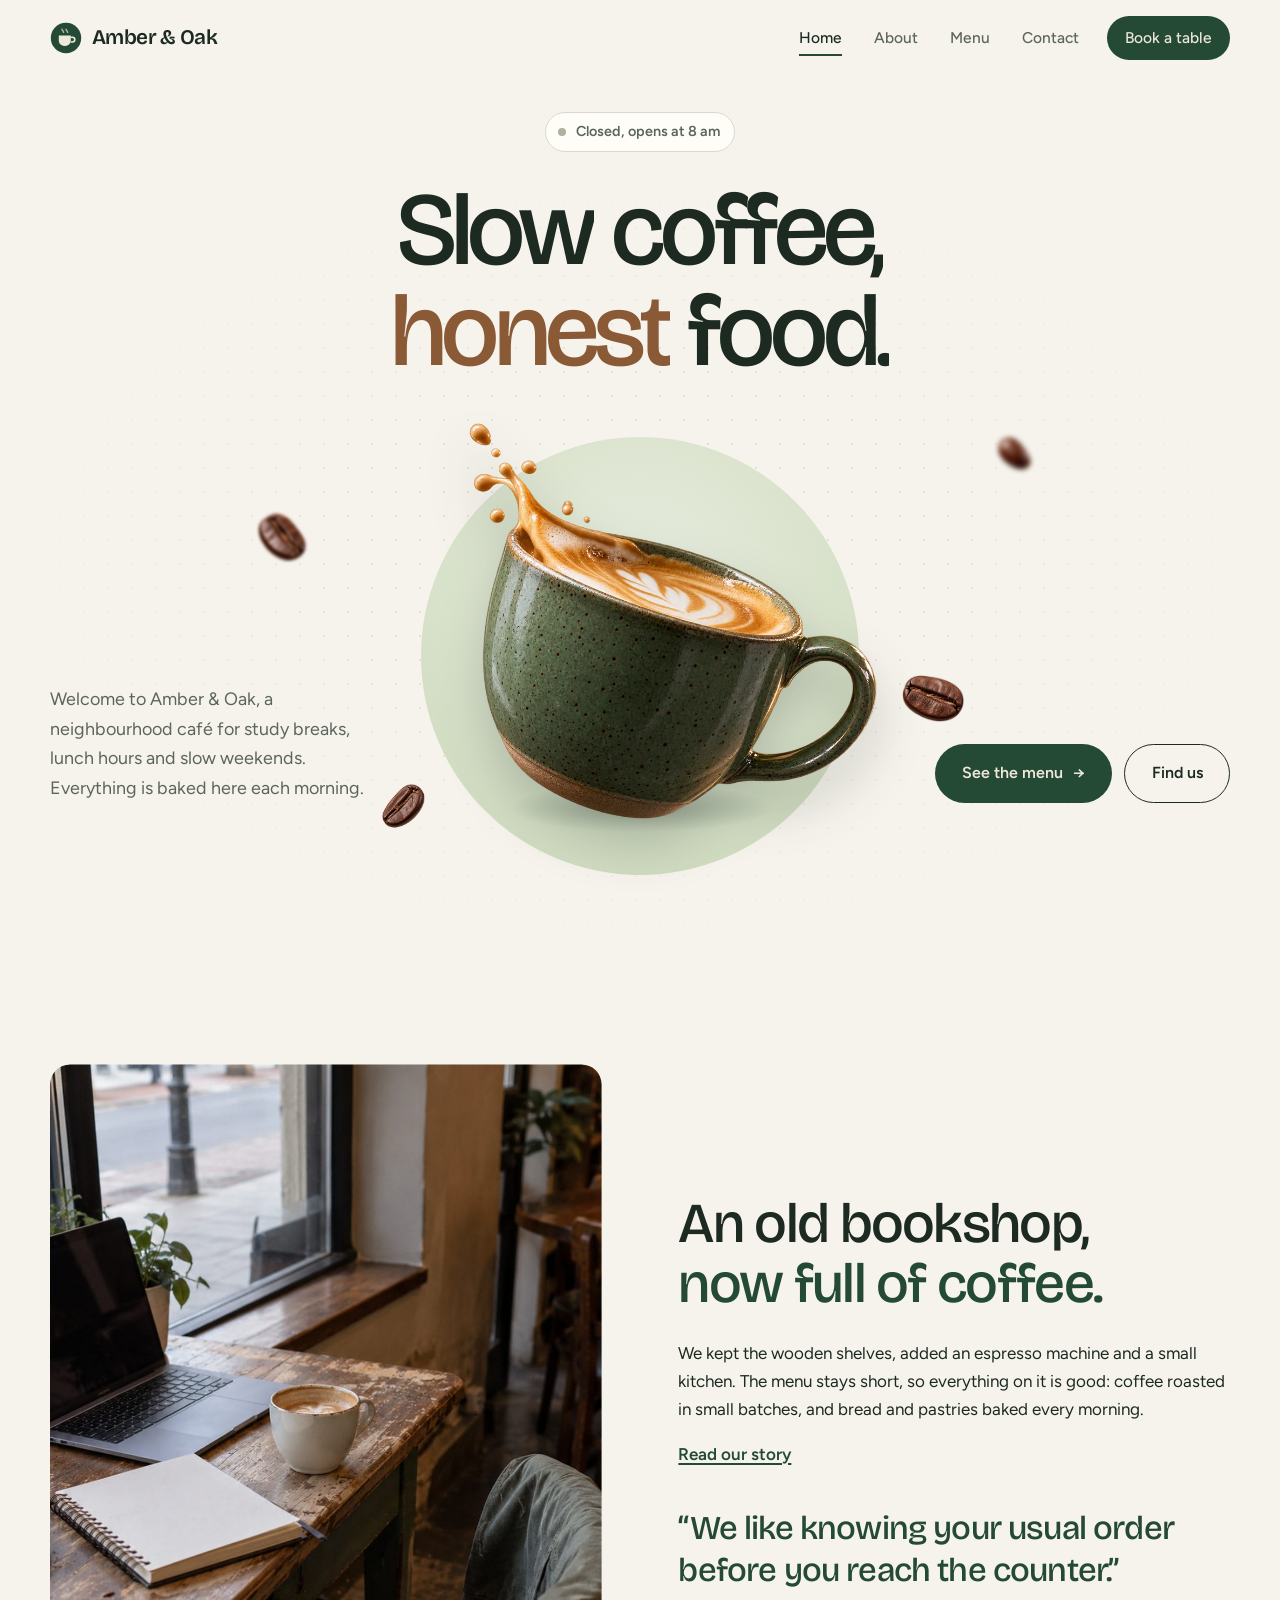
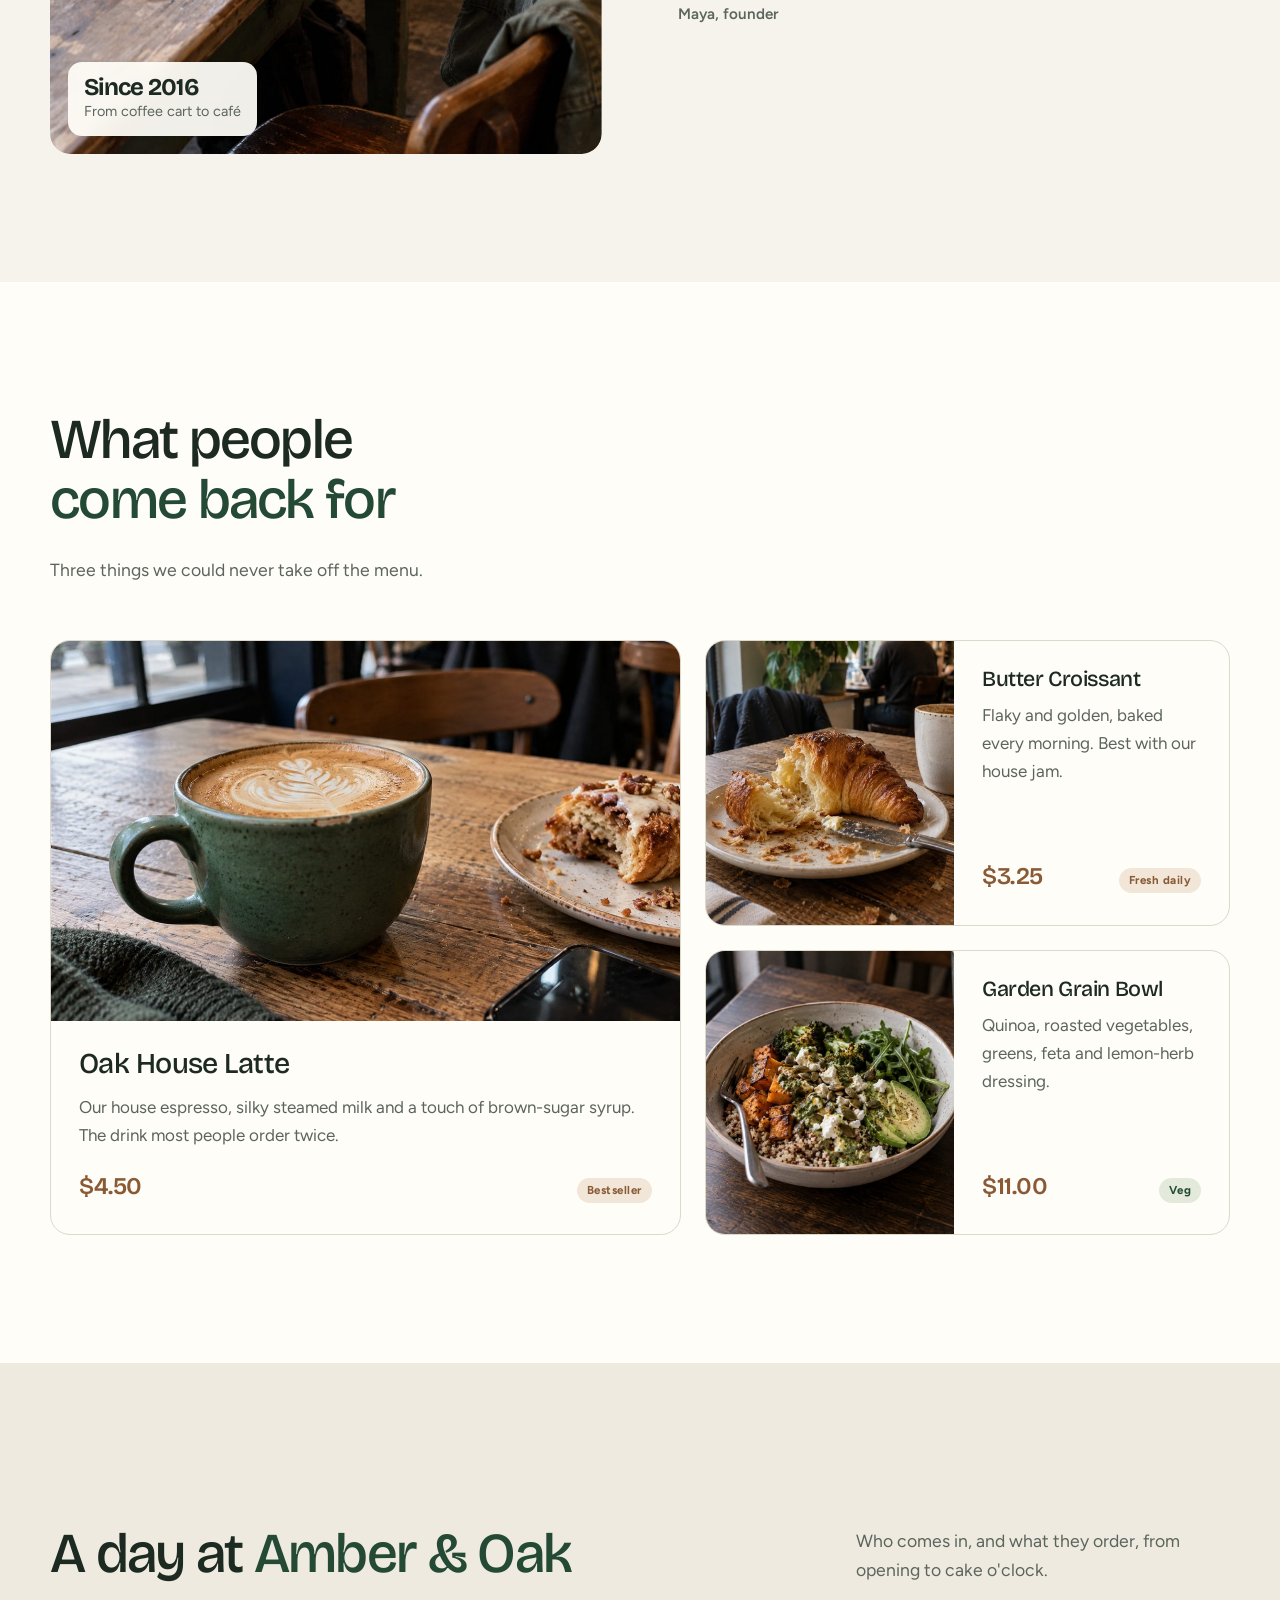
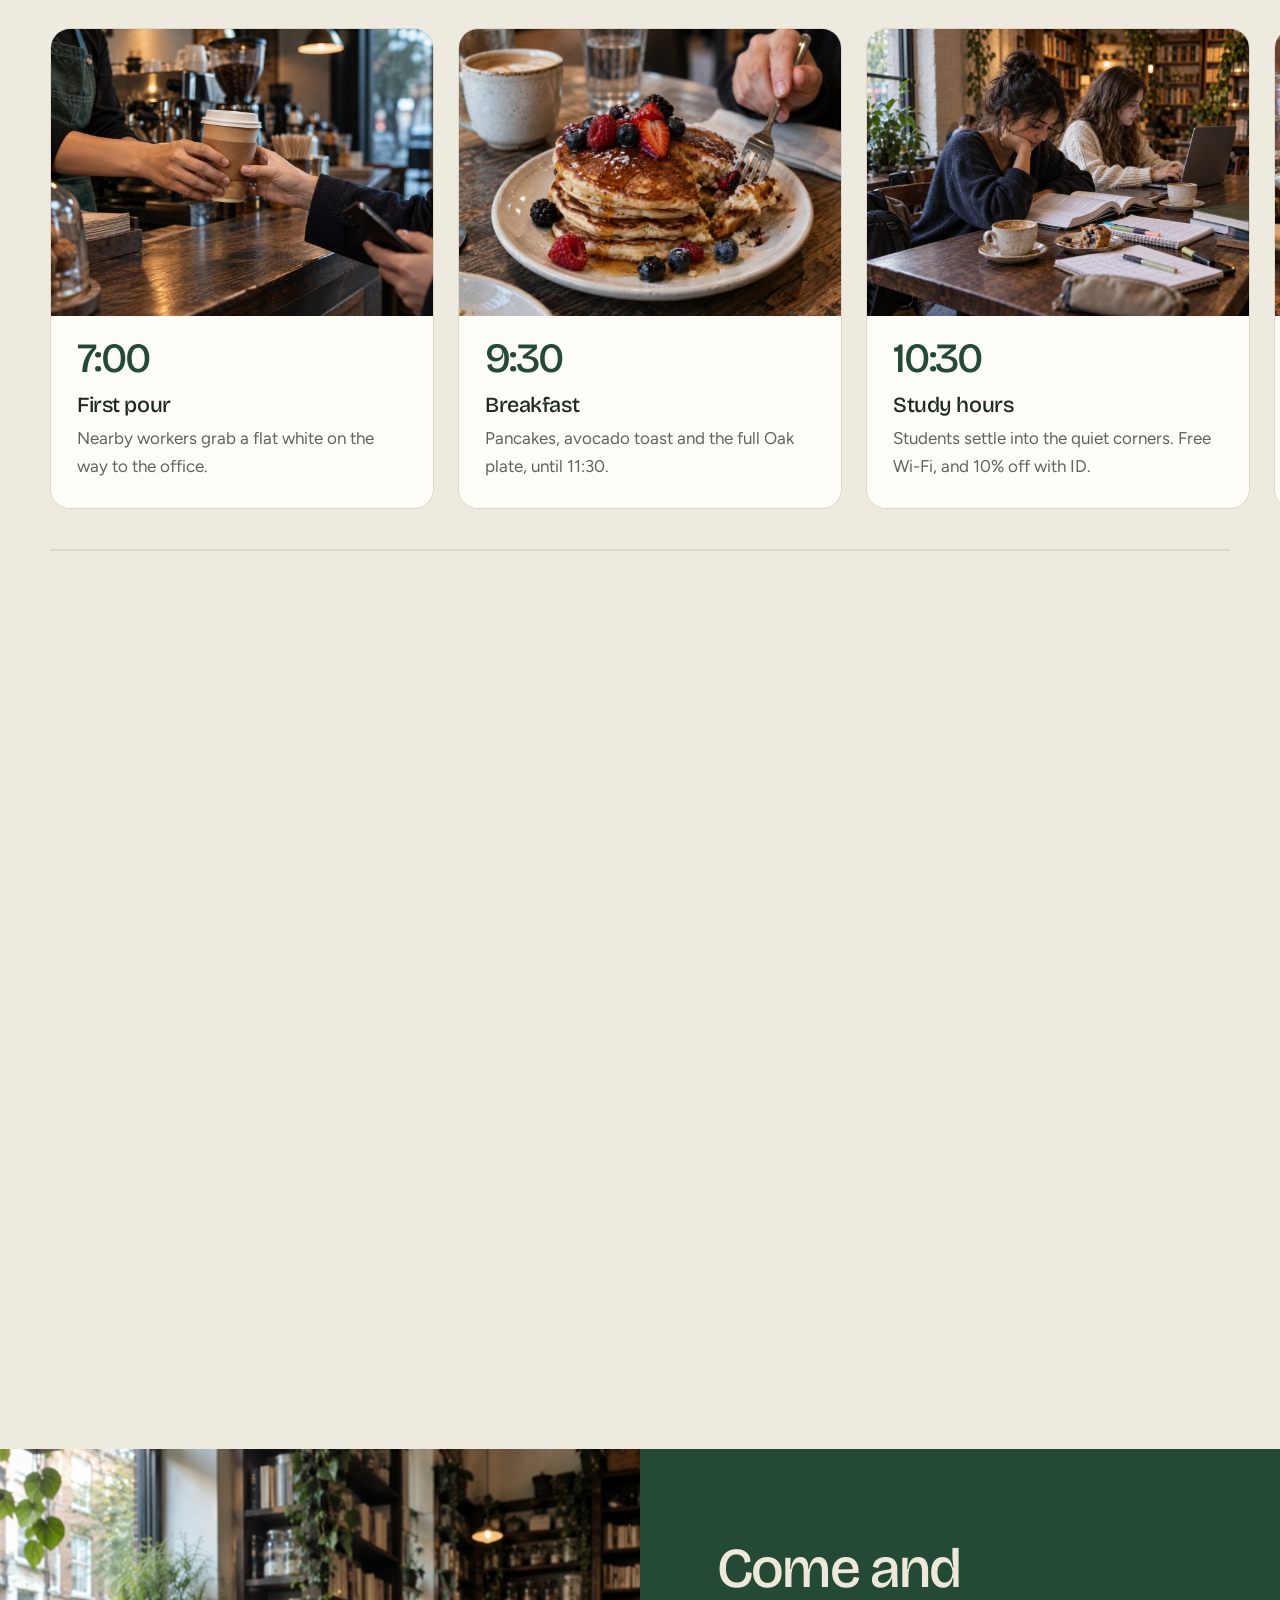
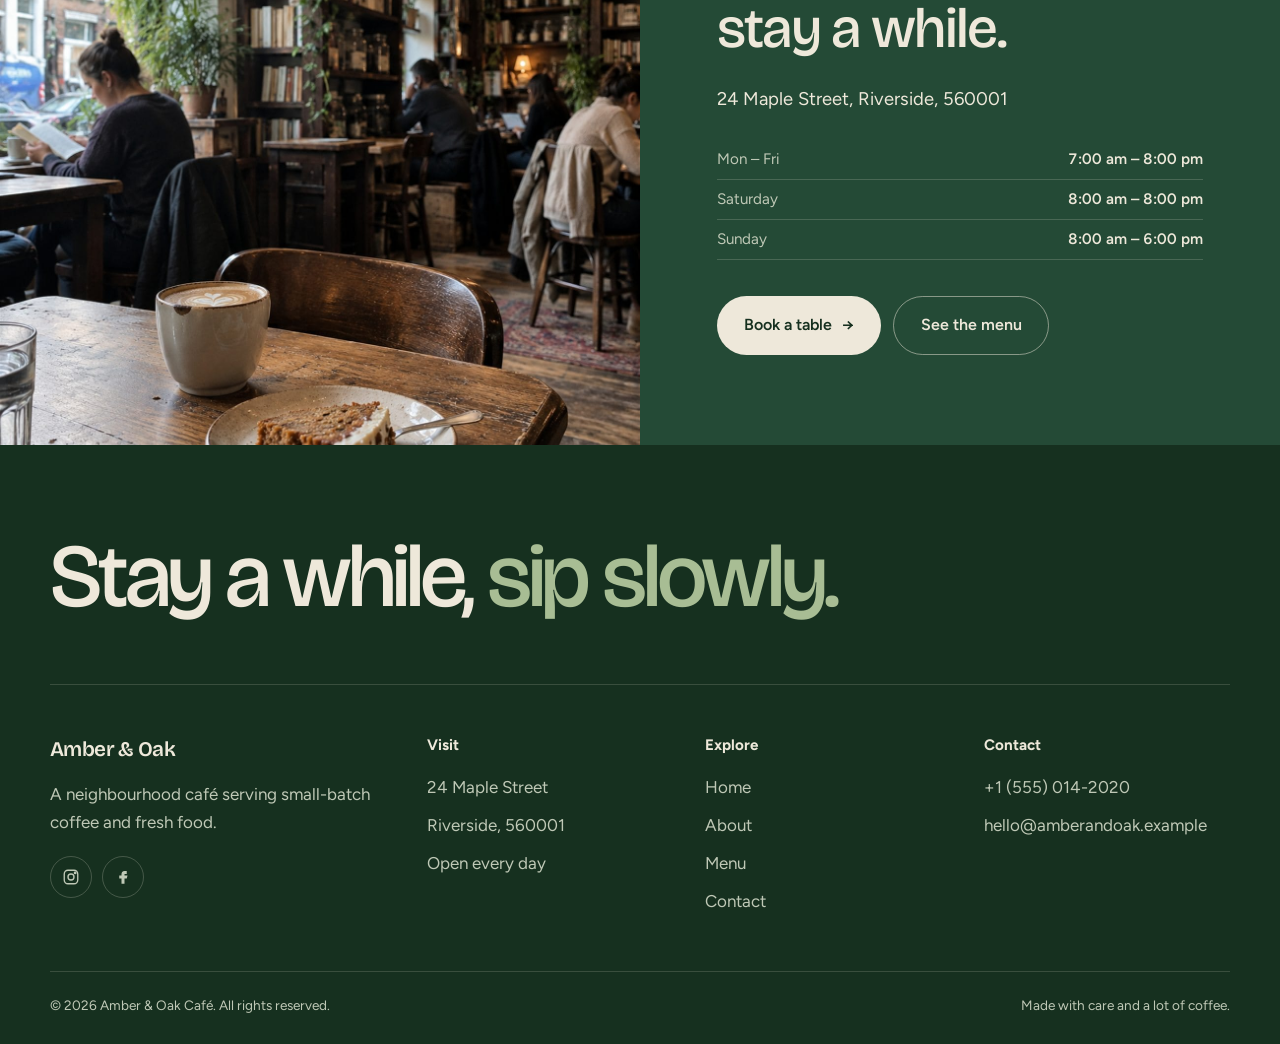
<file: index.html>
<!doctype html>
<html lang="en">
<head>
  <meta charset="utf-8">
  <meta name="viewport" content="width=device-width, initial-scale=1">
  <title>Amber &amp; Oak Café: Coffee, breakfast &amp; lunch</title>
  <meta name="description" content="Amber & Oak is a neighbourhood café serving small-batch coffee, fresh breakfast and simple lunches.">
  <script>document.documentElement.classList.add("js")</script>
  <link rel="preconnect" href="https://fonts.googleapis.com">
  <link rel="preconnect" href="https://fonts.gstatic.com" crossorigin>
  <link href="https://fonts.googleapis.com/css2?family=Bricolage+Grotesque:opsz,wght@12..96,400..800&family=Figtree:wght@400;500;600;700&display=swap" rel="stylesheet">
  <link rel="stylesheet" href="css/styles.css">
  <link rel="preload" as="image" href="images/hero-cup.webp" type="image/webp">
  <link rel="icon" href="data:image/svg+xml,<svg xmlns='http://www.w3.org/2000/svg' viewBox='0 0 40 40'><circle cx='20' cy='20' r='19' fill='%23244a36'/><path d='M11 17h15v6a7 7 0 0 1-7 7h-1a7 7 0 0 1-7-7v-6z' fill='%23eee8da'/></svg>">
</head>
<body>
  <div class="progress" aria-hidden="true"></div>
  <a class="skip-link" href="#main">Skip to content</a>

  <header class="site-header">
    <nav class="nav container" aria-label="Main">
      <a class="brand" href="index.html">
        <svg viewBox="0 0 40 40" aria-hidden="true"><circle cx="20" cy="20" r="19" fill="#244a36"/><path d="M11 17h15v6a7 7 0 0 1-7 7h-1a7 7 0 0 1-7-7v-6z" fill="#eee8da"/><path d="M26 19h2a3 3 0 0 1 0 6h-2" stroke="#eee8da" stroke-width="2" fill="none"/><path d="M15 9c0 2 2 2 2 4M20 9c0 2 2 2 2 4" stroke="#a8bd94" stroke-width="1.8" fill="none" stroke-linecap="round"/></svg>
        Amber &amp; Oak
      </a>
      <button class="nav-toggle" aria-expanded="false" aria-controls="nav-links" aria-label="Toggle menu">
        <svg viewBox="0 0 24 24" fill="none" stroke="currentColor" stroke-width="2" stroke-linecap="round"><path d="M4 7h16M4 12h16M4 17h16"/></svg>
      </button>
      <ul class="nav-links" id="nav-links">
        <li><a href="index.html" aria-current="page">Home</a></li>
        <li><a href="about.html">About</a></li>
        <li><a href="menu.html">Menu</a></li>
        <li><a href="contact.html">Contact</a></li>
        <li class="nav-cta"><a href="contact.html">Book a table</a></li>
      </ul>
    </nav>
  </header>

  <main id="main">
    <!-- Hero: welcome message -->
    <section class="hero">
      <div class="container hero-inner">
        <p class="status" id="open-status"><span class="dot" aria-hidden="true"></span><span class="status-text">Open every day</span></p>
        <h1 data-split>Slow coffee, <em>honest</em> food.</h1>
        <div class="hero-stage">
          <p class="lead" data-reveal style="--d:.9s">Welcome to Amber &amp; Oak, a neighbourhood café for study breaks, lunch hours and slow weekends. Everything is baked here each morning.</p>
          <!-- The house latte floating over a sage circle (float and tilt in CSS/JS) -->
          <figure class="hero-figure">
          <div class="bean bean--1" data-lift="0.34" aria-hidden="true"><img src="images/bean-1.png" alt=""></div>
          <div class="bean bean--2" data-lift="0.26" aria-hidden="true"><img src="images/bean-2.png" alt=""></div>
          <div class="hero-cup" data-lift="0.22">
            <div class="hero-cup-tilt">
              <div class="hero-cup-float">
                <picture><source srcset="images/hero-cup.webp" type="image/webp"><img src="images/hero-cup.png" alt="Our Oak House Latte in a green stoneware mug" width="760" height="737"></picture>
              </div>
            </div>
            <span class="hero-cup-shadow" aria-hidden="true"></span>
          </div>
          <div class="bean bean--3" data-lift="0.5" aria-hidden="true"><img src="images/bean-3.png" alt=""></div>
          <div class="bean bean--5" data-lift="0.42" aria-hidden="true"><img src="images/bean-5.png" alt=""></div>
          </figure>
          <div class="hero-actions" data-reveal style="--d:1s">
            <a class="btn btn--primary" href="menu.html">See the menu <span class="arrow">→</span></a>
            <a class="btn btn--ghost" href="#visit">Find us</a>
          </div>
        </div>
      </div>
    </section>

    <!-- Short description of the café -->
    <section class="section">
      <div class="container split">
        <div class="frame" data-reveal="clip">
          <div class="media" data-speed="0.08" role="img" aria-label="A window seat with a laptop, notebook and coffee" style="--img: url('../images/story.jpg')"></div>
          <div class="frame-badge"><strong>Since 2016</strong>From coffee cart to café</div>
        </div>
        <div>
          <h2 data-reveal>An old bookshop, <em>now full of coffee.</em></h2>
          <p data-reveal>We kept the wooden shelves, added an espresso machine and a small kitchen. The menu stays short, so everything on it is good: coffee roasted in small batches, and bread and pastries baked every morning.</p>
          <a class="text-link" href="about.html" data-reveal>Read our story</a>
          <blockquote class="quote" data-reveal>“We like knowing your usual order before you reach the counter.”<cite>Maya, founder</cite></blockquote>
        </div>
      </div>
    </section>

    <!-- Popular food and drinks -->
    <section class="section section--paper">
      <div class="container">
        <div class="section-head">
          <h2 data-reveal>What people <em>come back for</em></h2>
          <p data-reveal>Three things we could never take off the menu.</p>
        </div>
        <div class="favs" data-stagger="0.12">
          <article class="fav fav--lg" data-reveal>
            <div class="fav-media"><div class="media" role="img" aria-label="Oak House Latte with latte art" style="--img: url('../images/latte.jpg')"></div></div>
            <div class="fav-body">
              <h3>Oak House Latte</h3>
              <p>Our house espresso, silky steamed milk and a touch of brown-sugar syrup. The drink most people order twice.</p>
              <div class="fav-foot"><span class="price">$4.50</span><span class="tag tag--gold">Bestseller</span></div>
            </div>
          </article>
          <article class="fav" data-reveal>
            <div class="fav-media"><div class="media" role="img" aria-label="Butter croissant with jam" style="--img: url('../images/croissant.jpg')"></div></div>
            <div class="fav-body">
              <h3>Butter Croissant</h3>
              <p>Flaky and golden, baked every morning. Best with our house jam.</p>
              <div class="fav-foot"><span class="price">$3.25</span><span class="tag tag--gold">Fresh daily</span></div>
            </div>
          </article>
          <article class="fav" data-reveal>
            <div class="fav-media"><div class="media" role="img" aria-label="Garden grain bowl" style="--img: url('../images/grain-bowl.jpg'); --pos: 28% 50%"></div></div>
            <div class="fav-body">
              <h3>Garden Grain Bowl</h3>
              <p>Quinoa, roasted vegetables, greens, feta and lemon-herb dressing.</p>
              <div class="fav-foot"><span class="price">$11.00</span><span class="tag">Veg</span></div>
            </div>
          </article>
        </div>
      </div>
    </section>

    <!-- Signature: a day at the café (who comes, and when) -->
    <section class="day" aria-labelledby="day-title">
      <div class="day-sticky">
        <div class="container day-head">
          <h2 id="day-title">A day at <em>Amber &amp; Oak</em></h2>
          <p>Who comes in, and what they order, from opening to cake o'clock.</p>
        </div>
        <div class="day-track">
          <article class="day-panel">
            <div class="day-img media" role="img" aria-label="A barista handing a takeaway coffee across the counter" style="--img: url('../images/day-0700.jpg')"></div>
            <div class="day-body"><span class="day-time">7:00</span><h3>First pour</h3><p>Nearby workers grab a flat white on the way to the office.</p></div>
          </article>
          <article class="day-panel">
            <div class="day-img media" role="img" aria-label="Pancakes with berries" style="--img: url('../images/menu-breakfast.jpg')"></div>
            <div class="day-body"><span class="day-time">9:30</span><h3>Breakfast</h3><p>Pancakes, avocado toast and the full Oak plate, until 11:30.</p></div>
          </article>
          <article class="day-panel">
            <div class="day-img media" role="img" aria-label="Two students studying with coffee and a muffin" style="--img: url('../images/day-1030.jpg')"></div>
            <div class="day-body"><span class="day-time">10:30</span><h3>Study hours</h3><p>Students settle into the quiet corners. Free Wi-Fi, and 10% off with ID.</p></div>
          </article>
          <article class="day-panel">
            <div class="day-img media" role="img" aria-label="Panini with salad" style="--img: url('../images/menu-lunch.jpg')"></div>
            <div class="day-body"><span class="day-time">12:30</span><h3>Lunch rush</h3><p>Paninis, grain bowls and the weekday student lunch deal.</p></div>
          </article>
          <article class="day-panel">
            <div class="day-img media" role="img" aria-label="A child with hot chocolate and carrot cake" style="--img: url('../images/day-1600.jpg')"></div>
            <div class="day-body"><span class="day-time">16:00</span><h3>Cake &amp; coffee</h3><p>Families come in after school for carrot cake and hot chocolate.</p></div>
          </article>
        </div>
        <div class="day-progress" aria-hidden="true"><span></span></div>
      </div>
    </section>

    <!-- Visit -->
    <section class="visit" id="visit">
      <div class="visit-media media" role="img" aria-label="People reading at tables among the old bookshelves" style="--img: url('../images/hero.jpg')"></div>
      <div class="visit-body">
        <h2 data-reveal>Come and stay a while.</h2>
        <address data-reveal>24 Maple Street, Riverside, 560001</address>
        <table class="hours" data-reveal>
          <tr><td>Mon – Fri</td><td>7:00 am – 8:00 pm</td></tr>
          <tr><td>Saturday</td><td>8:00 am – 8:00 pm</td></tr>
          <tr><td>Sunday</td><td>8:00 am – 6:00 pm</td></tr>
        </table>
        <div class="hero-actions" data-reveal>
          <a class="btn btn--on-dark" href="contact.html">Book a table <span class="arrow">→</span></a>
          <a class="btn btn--outline-dark" href="menu.html">See the menu</a>
        </div>
      </div>
    </section>
  </main>

  <footer class="site-footer">
    <div class="container">
      <p class="footer-big">Stay a while, <span>sip slowly.</span></p>
      <div class="footer-grid">
        <div>
          <a class="brand" href="index.html">Amber &amp; Oak</a>
          <p style="margin-top:12px;max-width:32ch">A neighbourhood café serving small-batch coffee and fresh food.</p>
          <div class="socials">
            <a href="https://www.instagram.com/ember_and_oak_006/" aria-label="Instagram" target="_blank" rel="noopener"><svg viewBox="0 0 24 24" fill="none" stroke="currentColor" stroke-width="1.8"><rect x="3" y="3" width="18" height="18" rx="5"/><circle cx="12" cy="12" r="4"/><circle cx="17.5" cy="6.5" r="1" fill="currentColor"/></svg></a>
            <a href="https://www.facebook.com/media/set/?vanity&amp;set=a.827149870449928" aria-label="Facebook" target="_blank" rel="noopener"><svg viewBox="0 0 24 24" fill="currentColor"><path d="M14 8h3V4h-3c-2.8 0-4 1.8-4 4.3V10H7v4h3v7h4v-7h3l1-4h-4V8.5c0-.3.2-.5.5-.5z"/></svg></a>
          </div>
        </div>
        <div><h4>Visit</h4><ul><li>24 Maple Street</li><li>Riverside, 560001</li><li>Open every day</li></ul></div>
        <div><h4>Explore</h4><ul><li><a href="index.html">Home</a></li><li><a href="about.html">About</a></li><li><a href="menu.html">Menu</a></li><li><a href="contact.html">Contact</a></li></ul></div>
        <div><h4>Contact</h4><ul><li><a href="tel:+15550142020">+1 (555) 014-2020</a></li><li><a href="mailto:hello@amberandoak.example">hello@amberandoak.example</a></li></ul></div>
      </div>
      <div class="footer-bottom">
        <span>© <span id="year"></span> Amber &amp; Oak Café. All rights reserved.</span>
        <span>Made with care and a lot of coffee.</span>
      </div>
    </div>
  </footer>

  <script src="js/main.js"></script>
</body>
</html>
</file>
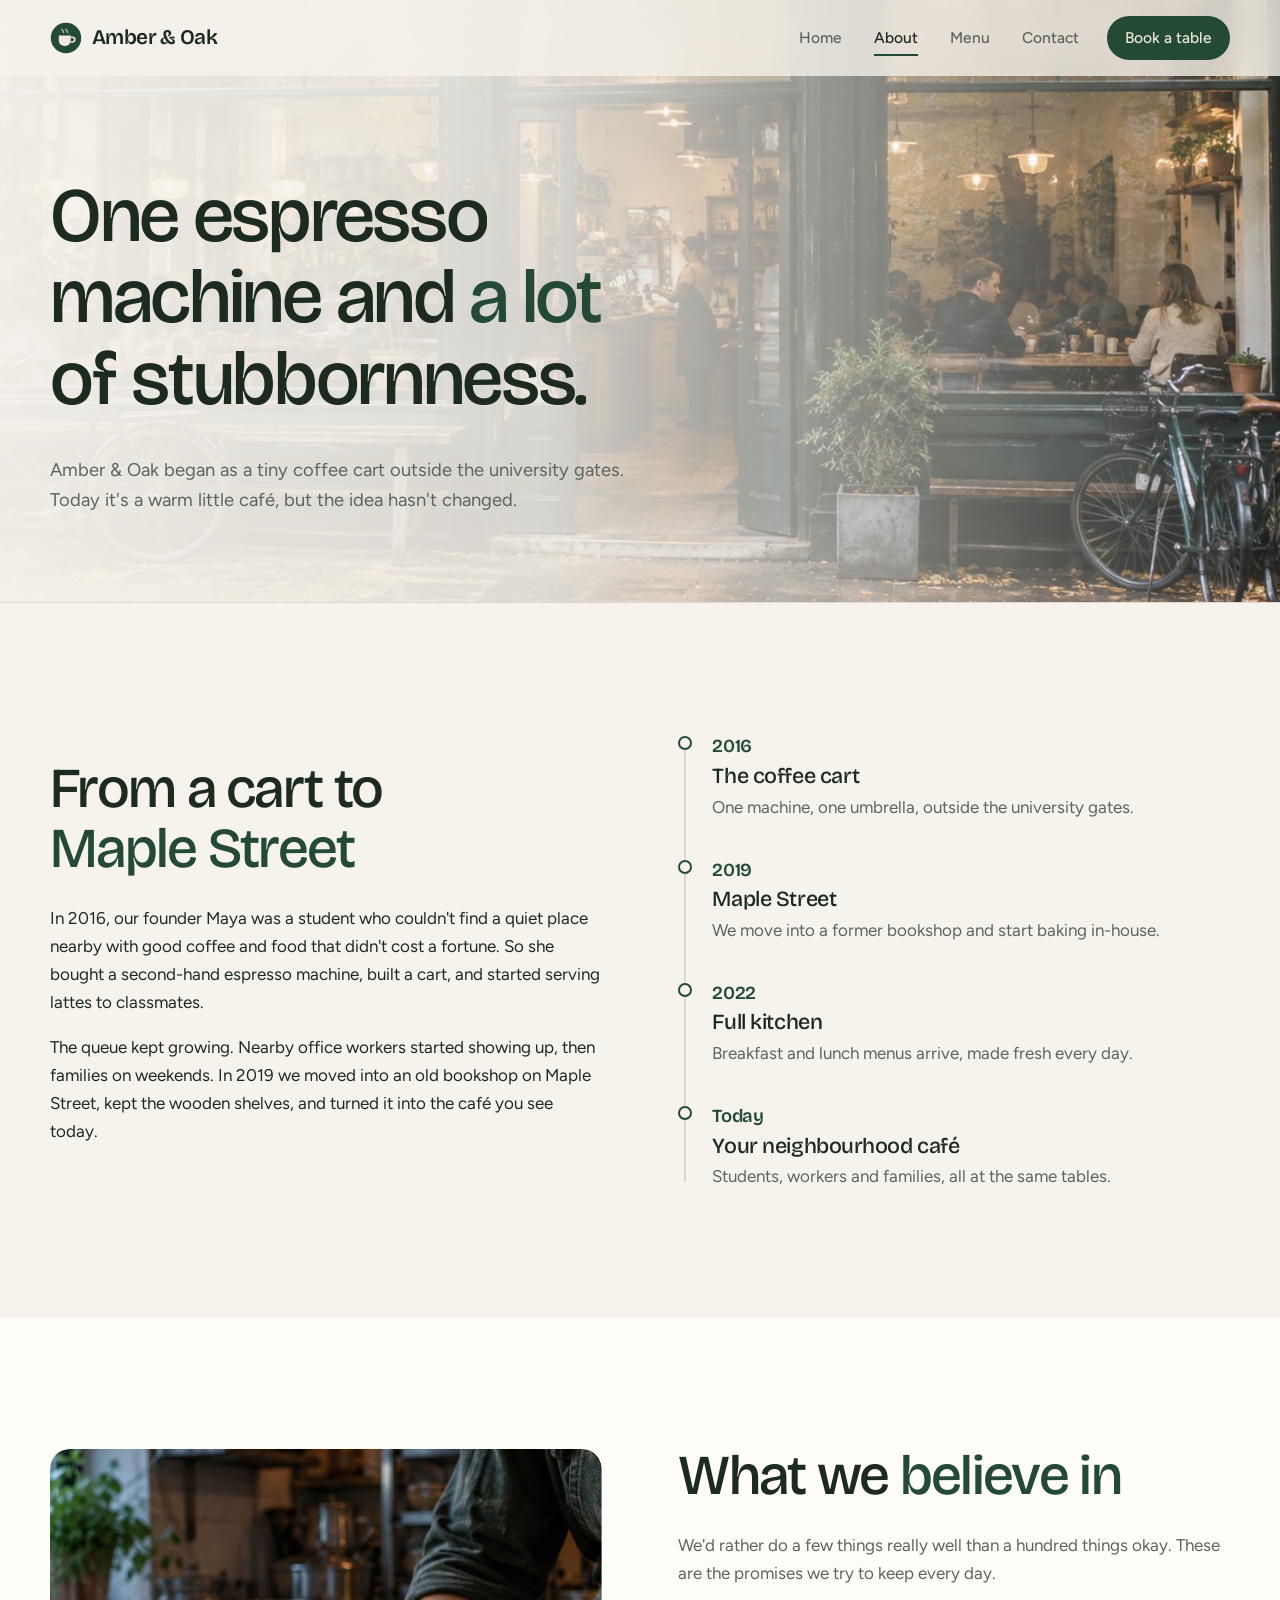
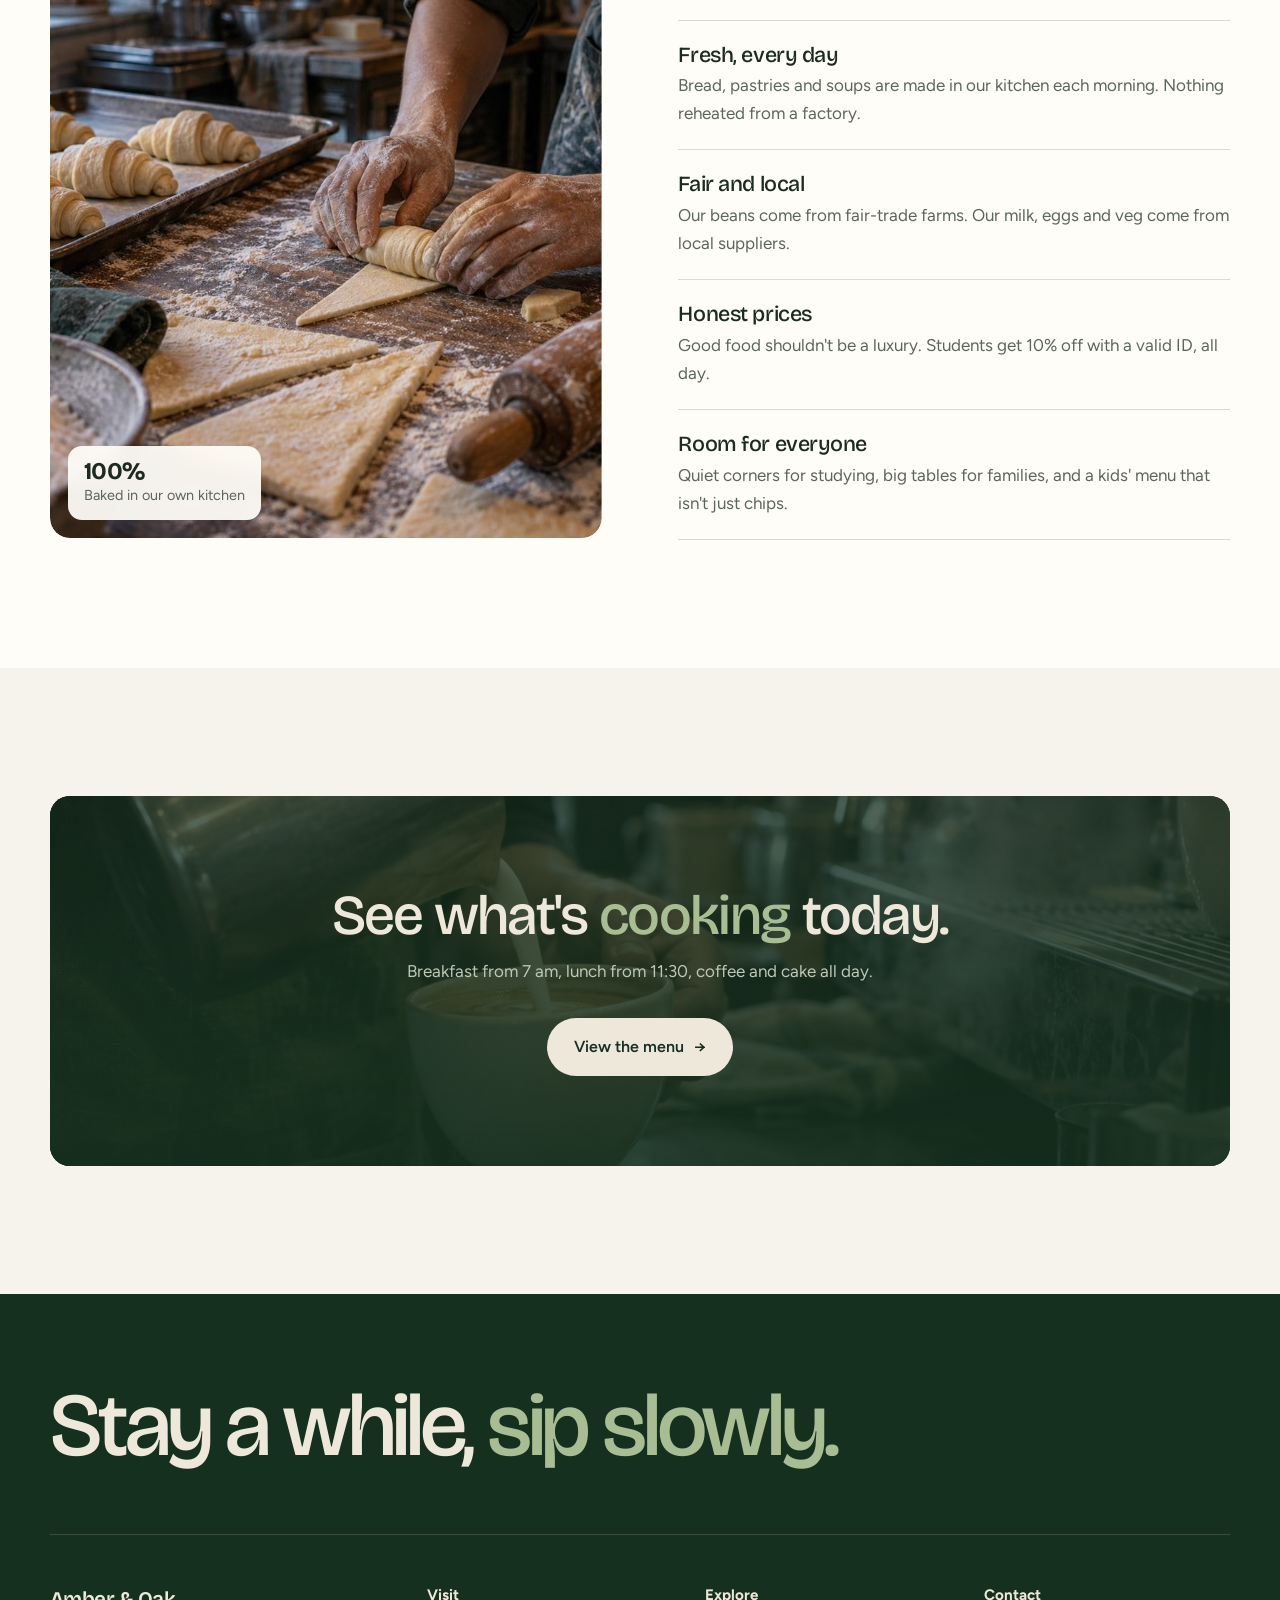
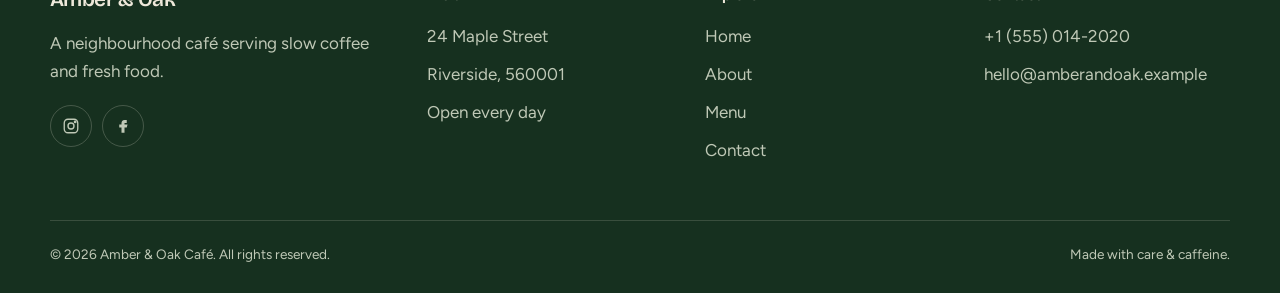
<file: about.html>
<!doctype html>
<html lang="en">
<head>
  <meta charset="utf-8">
  <meta name="viewport" content="width=device-width, initial-scale=1">
  <title>About: Amber &amp; Oak Café</title>
  <meta name="description" content="The story of Amber & Oak Café and what we believe in.">
  <script>document.documentElement.classList.add("js")</script>
  <link rel="preconnect" href="https://fonts.googleapis.com">
  <link rel="preconnect" href="https://fonts.gstatic.com" crossorigin>
  <link href="https://fonts.googleapis.com/css2?family=Bricolage+Grotesque:opsz,wght@12..96,400..800&family=Figtree:wght@400;500;600;700&display=swap" rel="stylesheet">
  <link rel="stylesheet" href="css/styles.css">
  <link rel="icon" href="data:image/svg+xml,<svg xmlns='http://www.w3.org/2000/svg' viewBox='0 0 40 40'><circle cx='20' cy='20' r='19' fill='%23244a36'/><path d='M11 17h15v6a7 7 0 0 1-7 7h-1a7 7 0 0 1-7-7v-6z' fill='%23eee8da'/></svg>">
</head>
<body>
  <div class="progress" aria-hidden="true"></div>
  <a class="skip-link" href="#main">Skip to content</a>

  <header class="site-header">
    <nav class="nav container" aria-label="Main">
      <a class="brand" href="index.html">
        <svg viewBox="0 0 40 40" aria-hidden="true"><circle cx="20" cy="20" r="19" fill="#244a36"/><path d="M11 17h15v6a7 7 0 0 1-7 7h-1a7 7 0 0 1-7-7v-6z" fill="#eee8da"/><path d="M26 19h2a3 3 0 0 1 0 6h-2" stroke="#eee8da" stroke-width="2" fill="none"/><path d="M15 9c0 2 2 2 2 4M20 9c0 2 2 2 2 4" stroke="#a8bd94" stroke-width="1.8" fill="none" stroke-linecap="round"/></svg>
        Amber &amp; Oak
      </a>
      <button class="nav-toggle" aria-expanded="false" aria-controls="nav-links" aria-label="Toggle menu">
        <svg viewBox="0 0 24 24" fill="none" stroke="currentColor" stroke-width="2" stroke-linecap="round"><path d="M4 7h16M4 12h16M4 17h16"/></svg>
      </button>
      <ul class="nav-links" id="nav-links">
        <li><a href="index.html">Home</a></li>
        <li><a href="about.html" aria-current="page">About</a></li>
        <li><a href="menu.html">Menu</a></li>
        <li><a href="contact.html">Contact</a></li>
        <li class="nav-cta"><a href="contact.html">Book a table</a></li>
      </ul>
    </nav>
  </header>

  <main id="main">
    <section class="page-banner">
      <div class="banner-bg" data-speed="0.15" style="--img: url('../images/banner-about.jpg')"></div>
      <div class="container">
        <h1 data-split>One espresso machine and <em>a lot</em> of stubbornness.</h1>
        <p data-reveal style="--d:.7s">Amber &amp; Oak began as a tiny coffee cart outside the university gates. Today it's a warm little café, but the idea hasn't changed.</p>
      </div>
    </section>

    <!-- Story of the café -->
    <section class="section">
      <div class="container split">
        <div>
          <h2 data-reveal>From a cart to <em>Maple Street</em></h2>
          <p data-reveal>In 2016, our founder Maya was a student who couldn't find a quiet place nearby with good coffee and food that didn't cost a fortune. So she bought a second-hand espresso machine, built a cart, and started serving lattes to classmates.</p>
          <p data-reveal>The queue kept growing. Nearby office workers started showing up, then families on weekends. In 2019 we moved into an old bookshop on Maple Street, kept the wooden shelves, and turned it into the café you see today.</p>
        </div>
        <div class="timeline">
          <span class="timeline-fill" aria-hidden="true"></span>
          <div data-reveal="right"><span class="year">2016</span><h3>The coffee cart</h3><p>One machine, one umbrella, outside the university gates.</p></div>
          <div data-reveal="right"><span class="year">2019</span><h3>Maple Street</h3><p>We move into a former bookshop and start baking in-house.</p></div>
          <div data-reveal="right"><span class="year">2022</span><h3>Full kitchen</h3><p>Breakfast and lunch menus arrive, made fresh every day.</p></div>
          <div data-reveal="right"><span class="year">Today</span><h3>Your neighbourhood café</h3><p>Students, workers and families, all at the same tables.</p></div>
        </div>
      </div>
    </section>

    <!-- What the café believes in -->
    <section class="section section--paper">
      <div class="container split">
        <div>
          <div class="frame" data-reveal="clip">
            <div class="media" data-speed="0.08" role="img" aria-label="A baker rolling croissants at dawn" style="--img: url('../images/about-inside.jpg')"></div>
            <div class="frame-badge"><strong>100%</strong>Baked in our own kitchen</div>
          </div>
        </div>
        <div>
          <h2 data-reveal>What we <em>believe in</em></h2>
          <p data-reveal style="color:var(--muted)">We'd rather do a few things really well than a hundred things okay. These are the promises we try to keep every day.</p>
          <ol class="values" data-stagger="0.12" style="margin-top:32px">
            <li data-reveal><div><h3>Fresh, every day</h3><p>Bread, pastries and soups are made in our kitchen each morning. Nothing reheated from a factory.</p></div></li>
            <li data-reveal><div><h3>Fair and local</h3><p>Our beans come from fair-trade farms. Our milk, eggs and veg come from local suppliers.</p></div></li>
            <li data-reveal><div><h3>Honest prices</h3><p>Good food shouldn't be a luxury. Students get 10% off with a valid ID, all day.</p></div></li>
            <li data-reveal><div><h3>Room for everyone</h3><p>Quiet corners for studying, big tables for families, and a kids' menu that isn't just chips.</p></div></li>
          </ol>
        </div>
      </div>
    </section>

    <section class="section">
      <div class="container">
        <div class="cta" data-reveal="zoom">
          <div class="media" data-speed="0.1" style="--img: url('../images/about-cta.jpg')"></div>
          <h2>See what's <em>cooking</em> today.</h2>
          <p>Breakfast from 7 am, lunch from 11:30, coffee and cake all day.</p>
          <div class="hero-actions"><a class="btn btn--primary" href="menu.html">View the menu <span class="arrow">→</span></a></div>
        </div>
      </div>
    </section>
  </main>

  <footer class="site-footer">
    <div class="container">
      <p class="footer-big" data-reveal>Stay a while, <span>sip slowly.</span></p>
      <div class="footer-grid">
        <div>
          <a class="brand" href="index.html">Amber &amp; Oak</a>
          <p style="margin-top:12px;max-width:32ch">A neighbourhood café serving slow coffee and fresh food.</p>
          <div class="socials">
            <a href="https://www.instagram.com/ember_and_oak_006/" aria-label="Instagram" target="_blank" rel="noopener"><svg viewBox="0 0 24 24" fill="none" stroke="currentColor" stroke-width="1.8"><rect x="3" y="3" width="18" height="18" rx="5"/><circle cx="12" cy="12" r="4"/><circle cx="17.5" cy="6.5" r="1" fill="currentColor"/></svg></a>
            <a href="https://www.facebook.com/media/set/?vanity&amp;set=a.827149870449928" aria-label="Facebook" target="_blank" rel="noopener"><svg viewBox="0 0 24 24" fill="currentColor"><path d="M14 8h3V4h-3c-2.8 0-4 1.8-4 4.3V10H7v4h3v7h4v-7h3l1-4h-4V8.5c0-.3.2-.5.5-.5z"/></svg></a>
          </div>
        </div>
        <div><h4>Visit</h4><ul><li>24 Maple Street</li><li>Riverside, 560001</li><li>Open every day</li></ul></div>
        <div><h4>Explore</h4><ul><li><a href="index.html">Home</a></li><li><a href="about.html">About</a></li><li><a href="menu.html">Menu</a></li><li><a href="contact.html">Contact</a></li></ul></div>
        <div><h4>Contact</h4><ul><li><a href="tel:+15550142020">+1 (555) 014-2020</a></li><li><a href="mailto:hello@amberandoak.example">hello@amberandoak.example</a></li></ul></div>
      </div>
      <div class="footer-bottom">
        <span>© <span id="year"></span> Amber &amp; Oak Café. All rights reserved.</span>
        <span>Made with care &amp; caffeine.</span>
      </div>
    </div>
  </footer>

  <script src="js/main.js"></script>
</body>
</html>
</file>
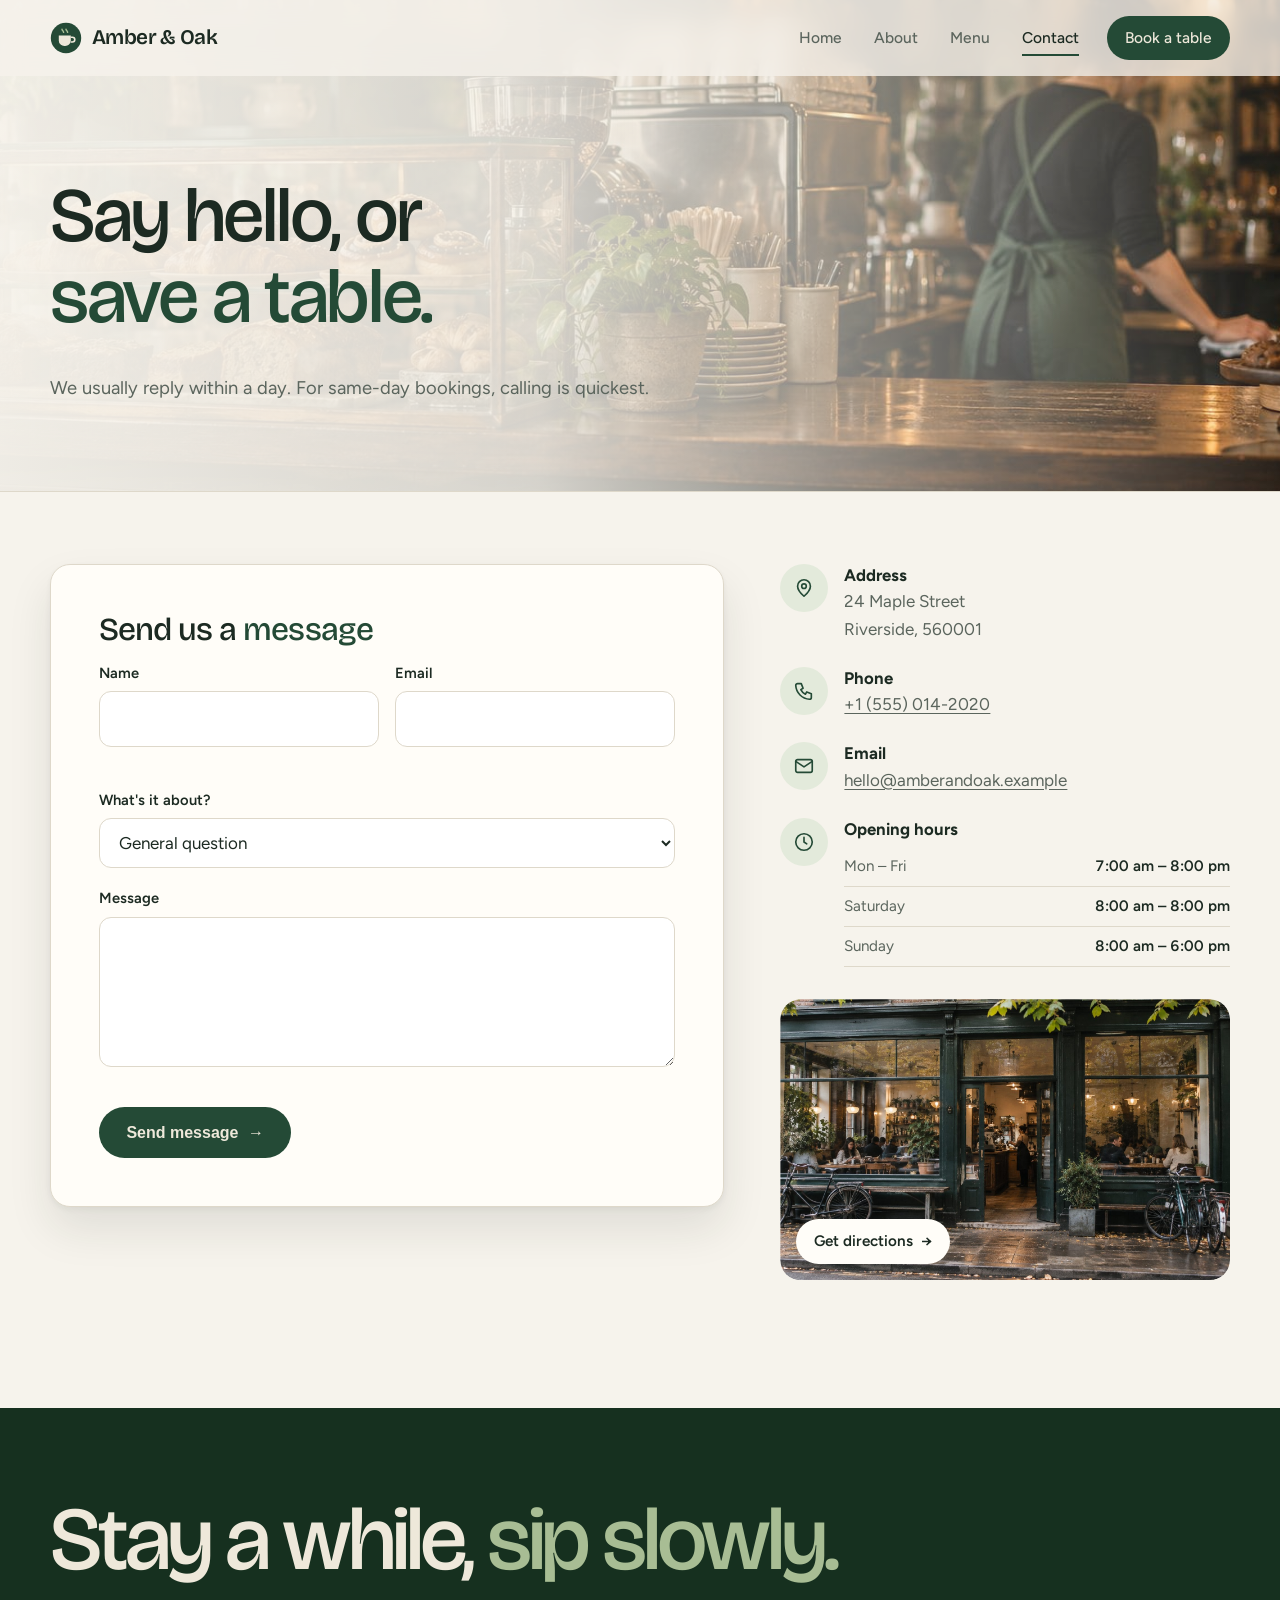
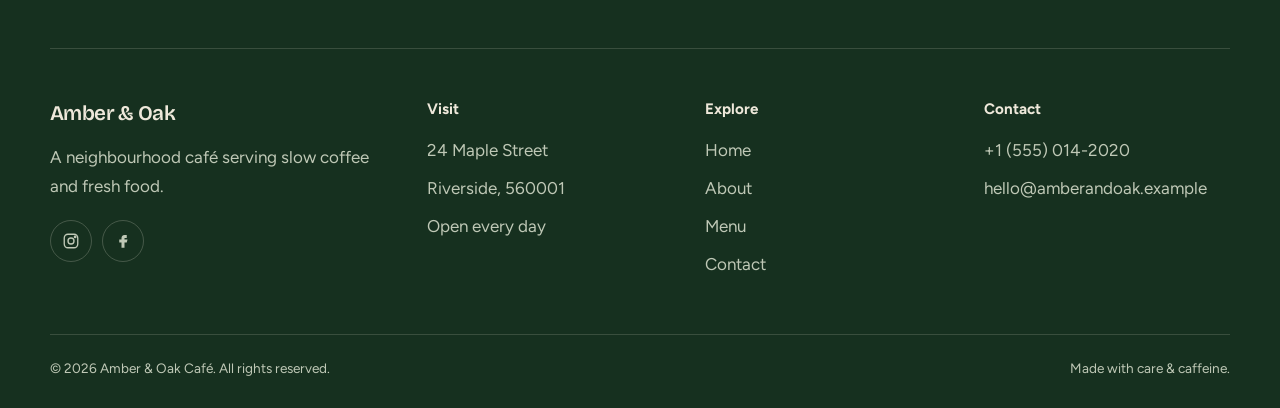
<file: contact.html>
<!doctype html>
<html lang="en">
<head>
  <meta charset="utf-8">
  <meta name="viewport" content="width=device-width, initial-scale=1">
  <title>Contact: Amber &amp; Oak Café</title>
  <meta name="description" content="Contact Amber & Oak Café: phone, email, address and opening hours.">
  <script>document.documentElement.classList.add("js")</script>
  <link rel="preconnect" href="https://fonts.googleapis.com">
  <link rel="preconnect" href="https://fonts.gstatic.com" crossorigin>
  <link href="https://fonts.googleapis.com/css2?family=Bricolage+Grotesque:opsz,wght@12..96,400..800&family=Figtree:wght@400;500;600;700&display=swap" rel="stylesheet">
  <link rel="stylesheet" href="css/styles.css">
  <link rel="icon" href="data:image/svg+xml,<svg xmlns='http://www.w3.org/2000/svg' viewBox='0 0 40 40'><circle cx='20' cy='20' r='19' fill='%23244a36'/><path d='M11 17h15v6a7 7 0 0 1-7 7h-1a7 7 0 0 1-7-7v-6z' fill='%23eee8da'/></svg>">
</head>
<body>
  <div class="progress" aria-hidden="true"></div>
  <a class="skip-link" href="#main">Skip to content</a>

  <header class="site-header">
    <nav class="nav container" aria-label="Main">
      <a class="brand" href="index.html">
        <svg viewBox="0 0 40 40" aria-hidden="true"><circle cx="20" cy="20" r="19" fill="#244a36"/><path d="M11 17h15v6a7 7 0 0 1-7 7h-1a7 7 0 0 1-7-7v-6z" fill="#eee8da"/><path d="M26 19h2a3 3 0 0 1 0 6h-2" stroke="#eee8da" stroke-width="2" fill="none"/><path d="M15 9c0 2 2 2 2 4M20 9c0 2 2 2 2 4" stroke="#a8bd94" stroke-width="1.8" fill="none" stroke-linecap="round"/></svg>
        Amber &amp; Oak
      </a>
      <button class="nav-toggle" aria-expanded="false" aria-controls="nav-links" aria-label="Toggle menu">
        <svg viewBox="0 0 24 24" fill="none" stroke="currentColor" stroke-width="2" stroke-linecap="round"><path d="M4 7h16M4 12h16M4 17h16"/></svg>
      </button>
      <ul class="nav-links" id="nav-links">
        <li><a href="index.html">Home</a></li>
        <li><a href="about.html">About</a></li>
        <li><a href="menu.html">Menu</a></li>
        <li><a href="contact.html" aria-current="page">Contact</a></li>
        <li class="nav-cta"><a href="#contact-form">Book a table</a></li>
      </ul>
    </nav>
  </header>

  <main id="main">
    <section class="page-banner">
      <div class="banner-bg" data-speed="0.15" style="--img: url('../images/banner-contact.jpg')"></div>
      <div class="container">
        <h1 data-split>Say hello, or <em>save a table.</em></h1>
        <p data-reveal style="--d:.6s">We usually reply within a day. For same-day bookings, calling is quickest.</p>
      </div>
    </section>

    <section class="section" style="padding-top:72px">
      <div class="container contact-grid">
        <form class="form" id="contact-form" novalidate data-reveal>
          <h2 style="font-size:2rem">Send us a <em>message</em></h2>
          <div class="form-row">
            <div class="field">
              <label for="name">Name</label>
              <input id="name" name="name" type="text" autocomplete="name" required>
              <span class="error" aria-live="polite"></span>
            </div>
            <div class="field">
              <label for="email">Email</label>
              <input id="email" name="email" type="email" autocomplete="email" required>
              <span class="error" aria-live="polite"></span>
            </div>
          </div>
          <div class="field">
            <label for="topic">What's it about?</label>
            <select id="topic" name="topic">
              <option>General question</option>
              <option>Table booking</option>
              <option>Catering / events</option>
              <option>Feedback</option>
            </select>
          </div>
          <div class="field">
            <label for="message">Message</label>
            <textarea id="message" name="message" required></textarea>
            <span class="error" aria-live="polite"></span>
          </div>
          <button class="btn btn--primary" type="submit">Send message <span class="arrow">→</span></button>
          <p class="form-success" role="status">Thanks, we've got your message. We'll reply within one working day.</p>
        </form>

        <aside>
          <ul class="info-list" data-stagger="0.1">
            <li data-reveal="right">
              <span class="icon-chip"><svg viewBox="0 0 24 24" fill="none" stroke="currentColor" stroke-width="1.8" stroke-linecap="round" stroke-linejoin="round"><path d="M12 21s-7-6.2-7-11a7 7 0 0 1 14 0c0 4.8-7 11-7 11z"/><circle cx="12" cy="10" r="2.5"/></svg></span>
              <div><h3>Address</h3><p>24 Maple Street<br>Riverside, 560001</p></div>
            </li>
            <li data-reveal="right">
              <span class="icon-chip"><svg viewBox="0 0 24 24" fill="none" stroke="currentColor" stroke-width="1.8" stroke-linecap="round" stroke-linejoin="round"><path d="M5 4h4l2 5-2.5 1.5a11 11 0 0 0 5 5L15 13l5 2v4a2 2 0 0 1-2 2A16 16 0 0 1 3 6a2 2 0 0 1 2-2"/></svg></span>
              <div><h3>Phone</h3><a href="tel:+15550142020">+1 (555) 014-2020</a></div>
            </li>
            <li data-reveal="right">
              <span class="icon-chip"><svg viewBox="0 0 24 24" fill="none" stroke="currentColor" stroke-width="1.8" stroke-linecap="round" stroke-linejoin="round"><rect x="3" y="5" width="18" height="14" rx="2"/><path d="m3 7 9 6 9-6"/></svg></span>
              <div><h3>Email</h3><a href="mailto:hello@amberandoak.example">hello@amberandoak.example</a></div>
            </li>
            <li data-reveal="right">
              <span class="icon-chip"><svg viewBox="0 0 24 24" fill="none" stroke="currentColor" stroke-width="1.8" stroke-linecap="round" stroke-linejoin="round"><circle cx="12" cy="12" r="9"/><path d="M12 7v5l3 2"/></svg></span>
              <div>
                <h3>Opening hours</h3>
                <table class="hours">
                  <tr><td>Mon – Fri</td><td>7:00 am – 8:00 pm</td></tr>
                  <tr><td>Saturday</td><td>8:00 am – 8:00 pm</td></tr>
                  <tr><td>Sunday</td><td>8:00 am – 6:00 pm</td></tr>
                </table>
              </div>
            </li>
          </ul>
          <a class="map media" href="https://www.google.com/maps/search/?api=1&amp;query=24+Maple+Street+Riverside+560001" target="_blank" rel="noopener" aria-label="Get directions to 24 Maple Street in Google Maps" style="--img: url('../images/cta-bg.jpg')" data-reveal="clip">
            <span class="map-pill">Get directions <span class="arrow">→</span></span>
          </a>
        </aside>
      </div>
    </section>
  </main>

  <footer class="site-footer">
    <div class="container">
      <p class="footer-big" data-reveal>Stay a while, <span>sip slowly.</span></p>
      <div class="footer-grid">
        <div>
          <a class="brand" href="index.html">Amber &amp; Oak</a>
          <p style="margin-top:12px;max-width:32ch">A neighbourhood café serving slow coffee and fresh food.</p>
          <div class="socials">
            <a href="https://www.instagram.com/ember_and_oak_006/" aria-label="Instagram" target="_blank" rel="noopener"><svg viewBox="0 0 24 24" fill="none" stroke="currentColor" stroke-width="1.8"><rect x="3" y="3" width="18" height="18" rx="5"/><circle cx="12" cy="12" r="4"/><circle cx="17.5" cy="6.5" r="1" fill="currentColor"/></svg></a>
            <a href="https://www.facebook.com/media/set/?vanity&amp;set=a.827149870449928" aria-label="Facebook" target="_blank" rel="noopener"><svg viewBox="0 0 24 24" fill="currentColor"><path d="M14 8h3V4h-3c-2.8 0-4 1.8-4 4.3V10H7v4h3v7h4v-7h3l1-4h-4V8.5c0-.3.2-.5.5-.5z"/></svg></a>
          </div>
        </div>
        <div><h4>Visit</h4><ul><li>24 Maple Street</li><li>Riverside, 560001</li><li>Open every day</li></ul></div>
        <div><h4>Explore</h4><ul><li><a href="index.html">Home</a></li><li><a href="about.html">About</a></li><li><a href="menu.html">Menu</a></li><li><a href="contact.html">Contact</a></li></ul></div>
        <div><h4>Contact</h4><ul><li><a href="tel:+15550142020">+1 (555) 014-2020</a></li><li><a href="mailto:hello@amberandoak.example">hello@amberandoak.example</a></li></ul></div>
      </div>
      <div class="footer-bottom">
        <span>© <span id="year"></span> Amber &amp; Oak Café. All rights reserved.</span>
        <span>Made with care &amp; caffeine.</span>
      </div>
    </div>
  </footer>

  <script src="js/main.js"></script>
</body>
</html>
</file>
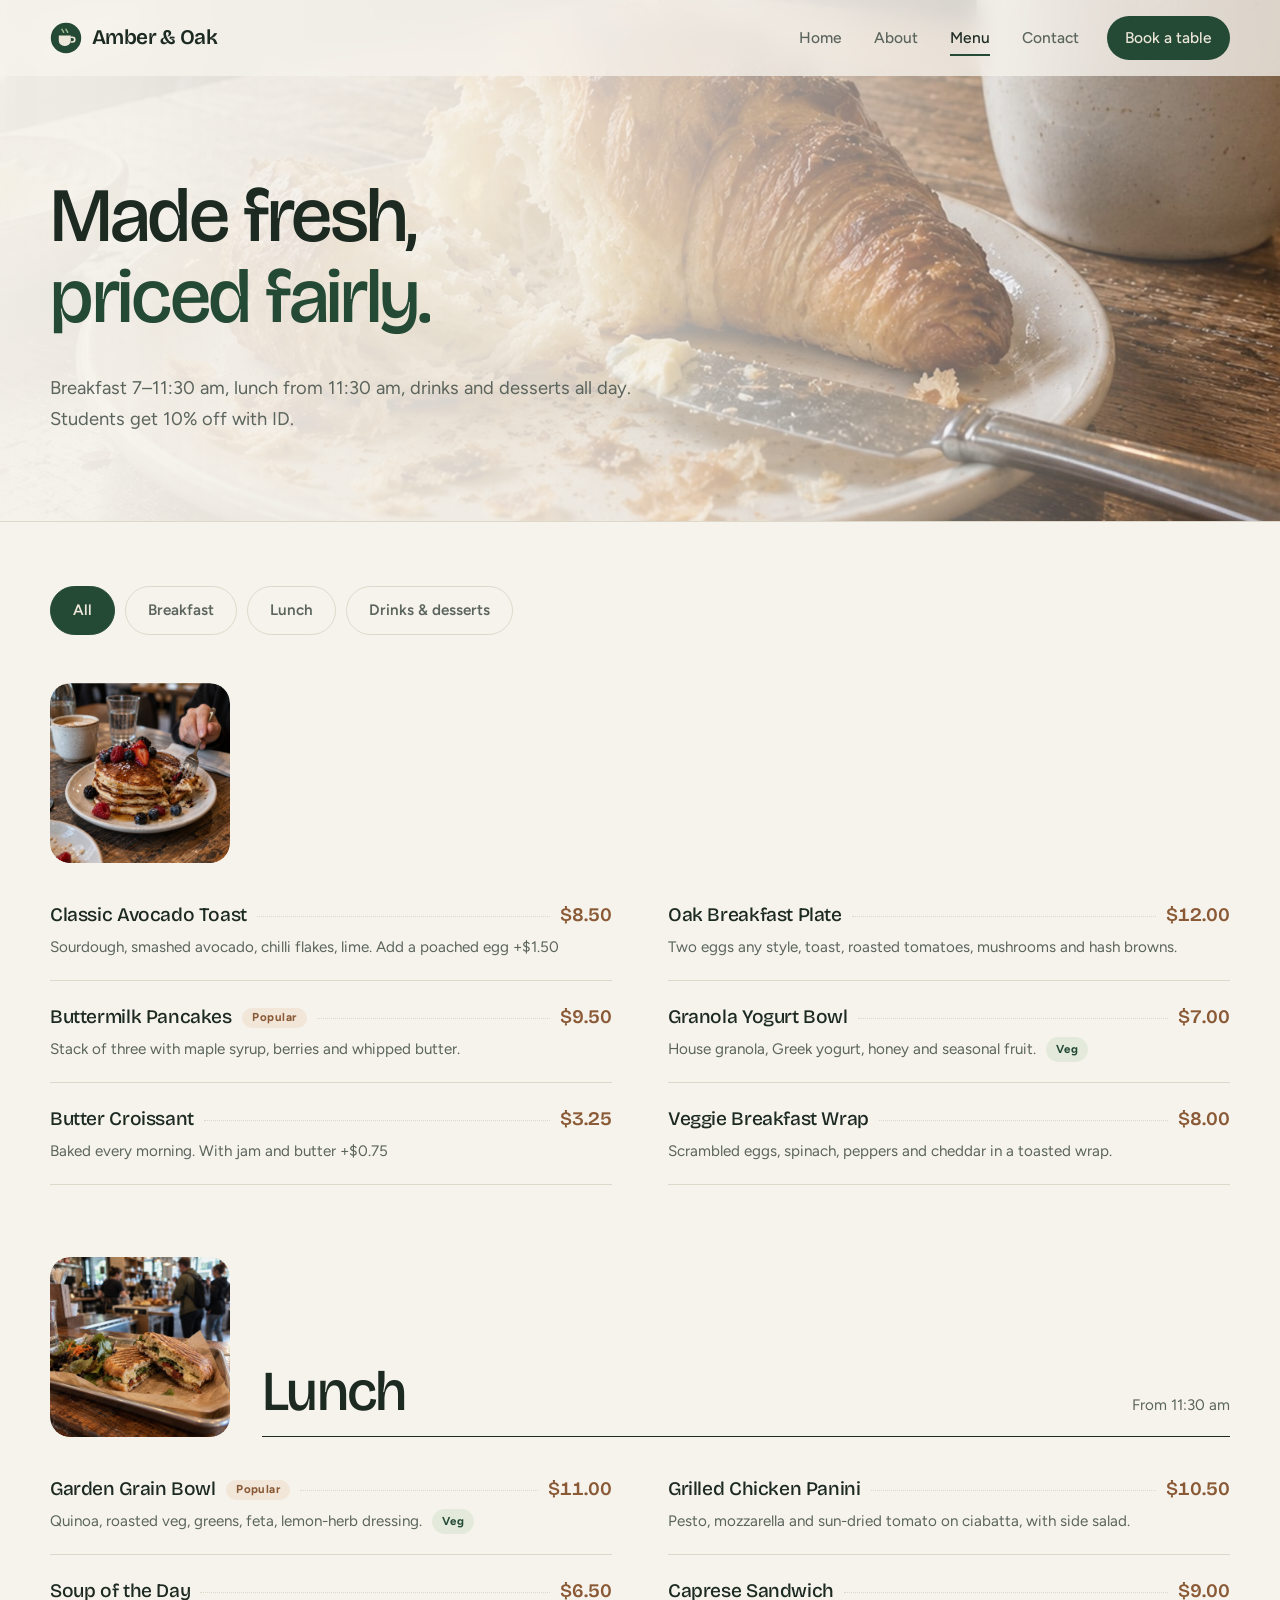
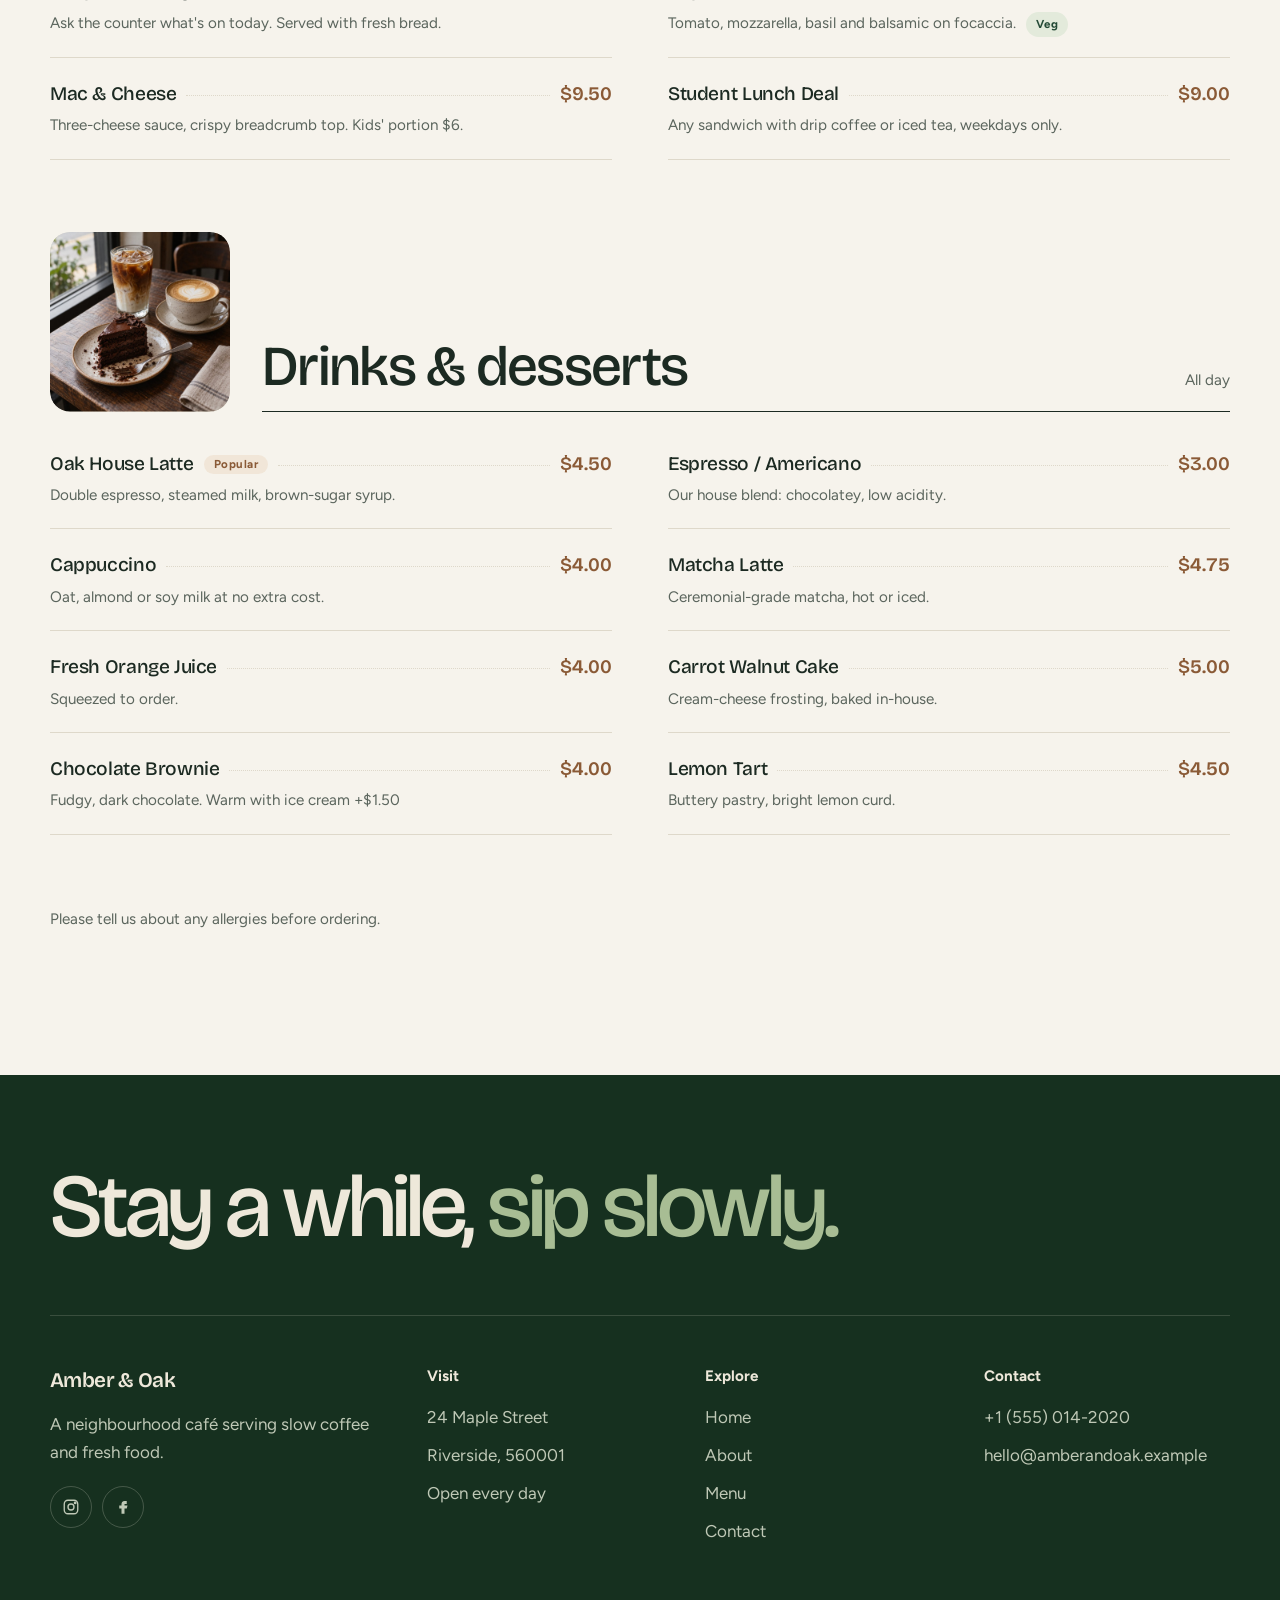
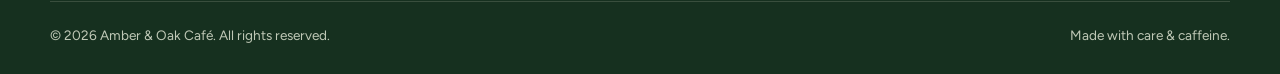
<file: menu.html>
<!doctype html>
<html lang="en">
<head>
  <meta charset="utf-8">
  <meta name="viewport" content="width=device-width, initial-scale=1">
  <title>Menu: Amber &amp; Oak Café</title>
  <meta name="description" content="Breakfast, lunch, drinks and desserts at Amber & Oak Café.">
  <script>document.documentElement.classList.add("js")</script>
  <link rel="preconnect" href="https://fonts.googleapis.com">
  <link rel="preconnect" href="https://fonts.gstatic.com" crossorigin>
  <link href="https://fonts.googleapis.com/css2?family=Bricolage+Grotesque:opsz,wght@12..96,400..800&family=Figtree:wght@400;500;600;700&display=swap" rel="stylesheet">
  <link rel="stylesheet" href="css/styles.css">
  <link rel="icon" href="data:image/svg+xml,<svg xmlns='http://www.w3.org/2000/svg' viewBox='0 0 40 40'><circle cx='20' cy='20' r='19' fill='%23244a36'/><path d='M11 17h15v6a7 7 0 0 1-7 7h-1a7 7 0 0 1-7-7v-6z' fill='%23eee8da'/></svg>">
</head>
<body>
  <div class="progress" aria-hidden="true"></div>
  <a class="skip-link" href="#main">Skip to content</a>

  <header class="site-header">
    <nav class="nav container" aria-label="Main">
      <a class="brand" href="index.html">
        <svg viewBox="0 0 40 40" aria-hidden="true"><circle cx="20" cy="20" r="19" fill="#244a36"/><path d="M11 17h15v6a7 7 0 0 1-7 7h-1a7 7 0 0 1-7-7v-6z" fill="#eee8da"/><path d="M26 19h2a3 3 0 0 1 0 6h-2" stroke="#eee8da" stroke-width="2" fill="none"/><path d="M15 9c0 2 2 2 2 4M20 9c0 2 2 2 2 4" stroke="#a8bd94" stroke-width="1.8" fill="none" stroke-linecap="round"/></svg>
        Amber &amp; Oak
      </a>
      <button class="nav-toggle" aria-expanded="false" aria-controls="nav-links" aria-label="Toggle menu">
        <svg viewBox="0 0 24 24" fill="none" stroke="currentColor" stroke-width="2" stroke-linecap="round"><path d="M4 7h16M4 12h16M4 17h16"/></svg>
      </button>
      <ul class="nav-links" id="nav-links">
        <li><a href="index.html">Home</a></li>
        <li><a href="about.html">About</a></li>
        <li><a href="menu.html" aria-current="page">Menu</a></li>
        <li><a href="contact.html">Contact</a></li>
        <li class="nav-cta"><a href="contact.html">Book a table</a></li>
      </ul>
    </nav>
  </header>

  <main id="main">
    <section class="page-banner">
      <div class="banner-bg" data-speed="0.15" style="--img: url('../images/banner-menu.jpg')"></div>
      <div class="container">
        <h1 data-split>Made fresh, <em>priced fairly.</em></h1>
        <p data-reveal style="--d:.6s">Breakfast 7–11:30 am, lunch from 11:30 am, drinks and desserts all day. Students get 10% off with ID.</p>
      </div>
    </section>

    <section class="section" style="padding-top:64px">
      <div class="container">
        <div class="menu-tabs" role="tablist" aria-label="Menu categories" data-reveal="fade">
          <button class="menu-tab" role="tab" aria-selected="true" data-target="all">All</button>
          <button class="menu-tab" role="tab" aria-selected="false" data-target="breakfast">Breakfast</button>
          <button class="menu-tab" role="tab" aria-selected="false" data-target="lunch">Lunch</button>
          <button class="menu-tab" role="tab" aria-selected="false" data-target="drinks">Drinks &amp; desserts</button>
        </div>

        <div class="menu-panel menu-cat" id="breakfast">
          <div class="menu-cat-head">
            <div class="menu-cat-img" data-reveal="clip"><div class="media" style="--img: url('../images/menu-breakfast.jpg')"></div></div>
            <div class="menu-cat-title" data-reveal><h2>Breakfast</h2><span>7:00–11:30 am</span></div>
          </div>
          <ul class="menu-list" data-stagger="0.07">
            <li class="menu-item" data-reveal><div class="menu-item-top"><h3>Classic Avocado Toast</h3><span class="dots"></span><span class="cost">$8.50</span></div><p>Sourdough, smashed avocado, chilli flakes, lime. Add a poached egg +$1.50</p></li>
            <li class="menu-item" data-reveal><div class="menu-item-top"><h3>Oak Breakfast Plate</h3><span class="dots"></span><span class="cost">$12.00</span></div><p>Two eggs any style, toast, roasted tomatoes, mushrooms and hash browns.</p></li>
            <li class="menu-item" data-reveal><div class="menu-item-top"><h3>Buttermilk Pancakes <span class="tag tag--gold">Popular</span></h3><span class="dots"></span><span class="cost">$9.50</span></div><p>Stack of three with maple syrup, berries and whipped butter.</p></li>
            <li class="menu-item" data-reveal><div class="menu-item-top"><h3>Granola Yogurt Bowl</h3><span class="dots"></span><span class="cost">$7.00</span></div><p>House granola, Greek yogurt, honey and seasonal fruit. <span class="tag">Veg</span></p></li>
            <li class="menu-item" data-reveal><div class="menu-item-top"><h3>Butter Croissant</h3><span class="dots"></span><span class="cost">$3.25</span></div><p>Baked every morning. With jam and butter +$0.75</p></li>
            <li class="menu-item" data-reveal><div class="menu-item-top"><h3>Veggie Breakfast Wrap</h3><span class="dots"></span><span class="cost">$8.00</span></div><p>Scrambled eggs, spinach, peppers and cheddar in a toasted wrap.</p></li>
          </ul>
        </div>

        <div class="menu-panel menu-cat" id="lunch">
          <div class="menu-cat-head">
            <div class="menu-cat-img" data-reveal="clip"><div class="media" style="--img: url('../images/menu-lunch.jpg')"></div></div>
            <div class="menu-cat-title" data-reveal><h2>Lunch</h2><span>From 11:30 am</span></div>
          </div>
          <ul class="menu-list" data-stagger="0.07">
            <li class="menu-item" data-reveal><div class="menu-item-top"><h3>Garden Grain Bowl <span class="tag tag--gold">Popular</span></h3><span class="dots"></span><span class="cost">$11.00</span></div><p>Quinoa, roasted veg, greens, feta, lemon-herb dressing. <span class="tag">Veg</span></p></li>
            <li class="menu-item" data-reveal><div class="menu-item-top"><h3>Grilled Chicken Panini</h3><span class="dots"></span><span class="cost">$10.50</span></div><p>Pesto, mozzarella and sun-dried tomato on ciabatta, with side salad.</p></li>
            <li class="menu-item" data-reveal><div class="menu-item-top"><h3>Soup of the Day</h3><span class="dots"></span><span class="cost">$6.50</span></div><p>Ask the counter what's on today. Served with fresh bread.</p></li>
            <li class="menu-item" data-reveal><div class="menu-item-top"><h3>Caprese Sandwich</h3><span class="dots"></span><span class="cost">$9.00</span></div><p>Tomato, mozzarella, basil and balsamic on focaccia. <span class="tag">Veg</span></p></li>
            <li class="menu-item" data-reveal><div class="menu-item-top"><h3>Mac &amp; Cheese</h3><span class="dots"></span><span class="cost">$9.50</span></div><p>Three-cheese sauce, crispy breadcrumb top. Kids' portion $6.</p></li>
            <li class="menu-item" data-reveal><div class="menu-item-top"><h3>Student Lunch Deal</h3><span class="dots"></span><span class="cost">$9.00</span></div><p>Any sandwich with drip coffee or iced tea, weekdays only.</p></li>
          </ul>
        </div>

        <div class="menu-panel menu-cat" id="drinks">
          <div class="menu-cat-head">
            <div class="menu-cat-img" data-reveal="clip"><div class="media" style="--img: url('../images/menu-drinks.jpg')"></div></div>
            <div class="menu-cat-title" data-reveal><h2>Drinks &amp; desserts</h2><span>All day</span></div>
          </div>
          <ul class="menu-list" data-stagger="0.07">
            <li class="menu-item" data-reveal><div class="menu-item-top"><h3>Oak House Latte <span class="tag tag--gold">Popular</span></h3><span class="dots"></span><span class="cost">$4.50</span></div><p>Double espresso, steamed milk, brown-sugar syrup.</p></li>
            <li class="menu-item" data-reveal><div class="menu-item-top"><h3>Espresso / Americano</h3><span class="dots"></span><span class="cost">$3.00</span></div><p>Our house blend: chocolatey, low acidity.</p></li>
            <li class="menu-item" data-reveal><div class="menu-item-top"><h3>Cappuccino</h3><span class="dots"></span><span class="cost">$4.00</span></div><p>Oat, almond or soy milk at no extra cost.</p></li>
            <li class="menu-item" data-reveal><div class="menu-item-top"><h3>Matcha Latte</h3><span class="dots"></span><span class="cost">$4.75</span></div><p>Ceremonial-grade matcha, hot or iced.</p></li>
            <li class="menu-item" data-reveal><div class="menu-item-top"><h3>Fresh Orange Juice</h3><span class="dots"></span><span class="cost">$4.00</span></div><p>Squeezed to order.</p></li>
            <li class="menu-item" data-reveal><div class="menu-item-top"><h3>Carrot Walnut Cake</h3><span class="dots"></span><span class="cost">$5.00</span></div><p>Cream-cheese frosting, baked in-house.</p></li>
            <li class="menu-item" data-reveal><div class="menu-item-top"><h3>Chocolate Brownie</h3><span class="dots"></span><span class="cost">$4.00</span></div><p>Fudgy, dark chocolate. Warm with ice cream +$1.50</p></li>
            <li class="menu-item" data-reveal><div class="menu-item-top"><h3>Lemon Tart</h3><span class="dots"></span><span class="cost">$4.50</span></div><p>Buttery pastry, bright lemon curd.</p></li>
          </ul>
        </div>

        <p style="color:var(--muted);font-size:0.95rem">Please tell us about any allergies before ordering.</p>
      </div>
    </section>
  </main>

  <footer class="site-footer">
    <div class="container">
      <p class="footer-big" data-reveal>Stay a while, <span>sip slowly.</span></p>
      <div class="footer-grid">
        <div>
          <a class="brand" href="index.html">Amber &amp; Oak</a>
          <p style="margin-top:12px;max-width:32ch">A neighbourhood café serving slow coffee and fresh food.</p>
          <div class="socials">
            <a href="https://www.instagram.com/ember_and_oak_006/" aria-label="Instagram" target="_blank" rel="noopener"><svg viewBox="0 0 24 24" fill="none" stroke="currentColor" stroke-width="1.8"><rect x="3" y="3" width="18" height="18" rx="5"/><circle cx="12" cy="12" r="4"/><circle cx="17.5" cy="6.5" r="1" fill="currentColor"/></svg></a>
            <a href="https://www.facebook.com/media/set/?vanity&amp;set=a.827149870449928" aria-label="Facebook" target="_blank" rel="noopener"><svg viewBox="0 0 24 24" fill="currentColor"><path d="M14 8h3V4h-3c-2.8 0-4 1.8-4 4.3V10H7v4h3v7h4v-7h3l1-4h-4V8.5c0-.3.2-.5.5-.5z"/></svg></a>
          </div>
        </div>
        <div><h4>Visit</h4><ul><li>24 Maple Street</li><li>Riverside, 560001</li><li>Open every day</li></ul></div>
        <div><h4>Explore</h4><ul><li><a href="index.html">Home</a></li><li><a href="about.html">About</a></li><li><a href="menu.html">Menu</a></li><li><a href="contact.html">Contact</a></li></ul></div>
        <div><h4>Contact</h4><ul><li><a href="tel:+15550142020">+1 (555) 014-2020</a></li><li><a href="mailto:hello@amberandoak.example">hello@amberandoak.example</a></li></ul></div>
      </div>
      <div class="footer-bottom">
        <span>© <span id="year"></span> Amber &amp; Oak Café. All rights reserved.</span>
        <span>Made with care &amp; caffeine.</span>
      </div>
    </div>
  </footer>

  <script src="js/main.js"></script>
</body>
</html>
</file>
<file: css/styles.css>
/* Amber & Oak Café: shared styles
   Direction: light "forest" palette from the brief's brown / cream / green.
   Forest green leads (buttons, visit block, footer), bone paper
   background, oak brown for prices and the hero headline accent.
   Radius rule: cards and images 20px, buttons and chips full pill, inputs 12px.
   Image slots: style="--img: url('../images/NAME.jpg')" (path is relative to
   this stylesheet). A gradient shows until the file exists. */
:root {
  --paper: #f6f3ec;
  --paper-2: #eeeadf;
  --white: #fffdf8;
  --ink: #1c2a22;
  --muted: #5b655d;
  --forest: #244a36;
  --forest-deep: #16301f;
  --moss: #a8bd94;
  --oak: #8a5a36;
  --line: #ded8ca;
  --cream-text: #eee8da;
  --cream-muted: #bfc8b6;

  --font-display: "Bricolage Grotesque", system-ui, -apple-system, "Segoe UI", sans-serif;
  --font-body: "Figtree", system-ui, -apple-system, "Segoe UI", sans-serif;

  --radius: 20px;
  --shadow: 0 2px 6px rgba(28, 42, 34, 0.06), 0 22px 44px rgba(28, 42, 34, 0.1);
  --container: 1180px;
  --section: clamp(80px, 10vw, 136px);
  --ease: cubic-bezier(0.23, 1, 0.32, 1);
}

*, *::before, *::after { box-sizing: border-box; }
html { scroll-behavior: smooth; scrollbar-color: var(--forest) var(--paper-2); accent-color: var(--forest); }
body {
  margin: 0;
  font-family: var(--font-body);
  font-size: 1.0625rem;
  line-height: 1.65;
  color: var(--ink);
  background: var(--paper);
  -webkit-font-smoothing: antialiased;
  overflow-x: hidden;
  caret-color: var(--forest);
}
::selection { background: var(--moss); color: var(--ink); }
img, svg { max-width: 100%; display: block; }
a { color: inherit; text-underline-offset: 3px; }
h1, h2, h3 {
  font-family: var(--font-display);
  color: var(--ink);
  line-height: 1.06;
  margin: 0 0 0.45em;
  font-weight: 500;
  letter-spacing: -0.03em;
  text-wrap: balance;
}
/* Calm, cozy tone: light display weights instead of heavy bold */
h1 { font-size: clamp(3rem, 6.2vw, 5.4rem); font-weight: 500; }
h2 { font-size: clamp(2.1rem, 4.4vw, 3.6rem); }
h3 { font-size: 1.35rem; letter-spacing: -0.02em; line-height: 1.15; }
h1 em, h2 em { font-style: normal; color: var(--forest); }
p { margin: 0 0 1em; }

.container { width: min(var(--container), 100% - 40px); margin-inline: auto; }
.section { padding-block: var(--section); position: relative; }
.section--paper { background: var(--white); }
.section--tint { background: var(--paper-2); }
.lead { font-size: 1.2rem; color: var(--muted); max-width: 40ch; }
.section-head { max-width: 640px; margin-bottom: 56px; }
.section-head p { color: var(--muted); font-size: 1.1rem; margin: 0; }

/* Scroll progress bar */
.progress {
  position: fixed; top: 0; left: 0; height: 3px; width: 100%;
  background: var(--forest);
  transform-origin: 0 50%; transform: scaleX(0);
  z-index: 60; pointer-events: none;
}

.skip-link {
  position: absolute; left: -999px; top: 8px;
  background: var(--ink); color: var(--paper);
  padding: 8px 14px; border-radius: 8px; z-index: 100;
}
.skip-link:focus { left: 12px; }

/* Buttons: pill, press feedback on :active, hover only on real pointers */
.btn {
  display: inline-flex; align-items: center; gap: 0.6rem;
  padding: 0.95rem 1.65rem;
  border-radius: 999px;
  font-weight: 600; font-size: 1rem;
  text-decoration: none;
  border: 1.5px solid transparent;
  cursor: pointer;
  transition: transform 160ms var(--ease), background-color 250ms ease, color 250ms ease, border-color 250ms ease;
}
.btn .arrow { transition: transform 250ms var(--ease); }
.btn:active { transform: scale(0.97); }
.btn--primary { background: var(--forest); color: var(--cream-text); }
.btn--ghost, .btn--light { border-color: var(--ink); color: var(--ink); background: transparent; }
.btn--on-dark { background: var(--cream-text); color: var(--forest-deep); }
.btn--outline-dark { border-color: rgba(238, 232, 218, 0.5); color: var(--cream-text); background: transparent; }
@media (hover: hover) and (pointer: fine) {
  .btn--primary:hover { background: var(--forest-deep); }
  .btn--ghost:hover, .btn--light:hover { background: var(--ink); color: var(--paper); }
  .btn--on-dark:hover { background: #fff; }
  .btn--outline-dark:hover { border-color: var(--cream-text); }
  .btn:hover .arrow { transform: translateX(4px); }
}
.btn:focus-visible, a:focus-visible, input:focus-visible, textarea:focus-visible, select:focus-visible, button:focus-visible {
  outline: 3px solid var(--forest);
  outline-offset: 3px;
}

/* Header: always frosted so it reads over banner photos */
.site-header {
  position: fixed; top: 0; left: 0; right: 0; z-index: 50;
  background: rgba(246, 243, 236, 0.78); backdrop-filter: blur(12px);
  transition: box-shadow 0.4s var(--ease);
}
.site-header.scrolled { background: rgba(246, 243, 236, 0.92); box-shadow: 0 1px 0 var(--line); }
.nav { display: flex; align-items: center; justify-content: space-between; height: 76px; transition: height 0.4s var(--ease); }
.site-header.scrolled .nav { height: 64px; }
.brand {
  display: flex; align-items: center; gap: 10px;
  text-decoration: none;
  font-family: var(--font-display); font-weight: 600; font-size: 1.3rem; letter-spacing: -0.03em;
  color: var(--ink);
}
.brand svg { width: 32px; height: 32px; }
.nav-links { display: flex; gap: 4px; list-style: none; margin: 0; padding: 0; align-items: center; }
.nav-links a {
  position: relative; display: block; padding: 8px 14px;
  text-decoration: none; font-weight: 500; font-size: 0.97rem; color: var(--muted);
  transition: color 0.25s ease;
}
.nav-links a::after {
  content: ""; position: absolute; left: 14px; right: 14px; bottom: 3px; height: 1.5px;
  background: var(--forest); transform: scaleX(0); transform-origin: left;
  transition: transform 0.35s var(--ease);
}
.nav-links a:hover, .nav-links a[aria-current="page"] { color: var(--ink); }
.nav-links a:hover::after, .nav-links a[aria-current="page"]::after { transform: scaleX(1); }
.nav-cta { margin-left: 10px; }
.nav-cta a { background: var(--forest); color: var(--cream-text) !important; border-radius: 999px; padding: 9px 18px; }
.nav-cta a::after { display: none; }
.nav-cta a:hover { background: var(--forest-deep); }
.nav-toggle { display: none; background: none; border: 0; padding: 10px; cursor: pointer; color: var(--ink); }
.nav-toggle svg { width: 26px; height: 26px; }
@media (max-width: 800px) {
  .nav-toggle { display: block; }
  .nav-links {
    position: absolute; top: 100%; left: 0; right: 0;
    flex-direction: column; align-items: stretch; gap: 0;
    background: var(--paper); border-bottom: 1px solid var(--line);
    padding: 8px 20px 24px; display: none;
  }
  .nav-links.is-open { display: flex; }
  .nav-links a { padding: 14px 4px; font-size: 1.1rem; }
  .nav-links a::after { left: 4px; right: auto; width: 40px; }
  .nav-cta { margin: 12px 0 0; }
  .nav-cta a { text-align: center; padding: 13px; }
}

/* Image slot: real image over a soft fallback */
.media {
  background:
    var(--img, none) var(--pos, center) / cover no-repeat,
    linear-gradient(160deg, #e9e4d8 0%, #d9d2c1 100%);
}

/* ---------- Home hero ----------
   Follows the product-hero references: plain paper ground, a big centred
   headline, and the house latte floating over a soft sage circle with beans
   drifting at different depths. No photo behind it. */
.hero { position: relative; isolation: isolate; overflow: hidden; overflow: clip; padding-block: 112px clamp(56px, 7vw, 96px); background: var(--paper); }
/* Faint dot grid that fades toward the edges, for a little paper texture */
.hero::before {
  content: ""; position: absolute; inset: 0; z-index: -1; pointer-events: none;
  background-image: radial-gradient(rgba(28, 42, 34, 0.09) 1px, transparent 1.3px);
  background-size: 24px 24px;
  -webkit-mask-image: radial-gradient(ellipse 70% 60% at 50% 60%, #000 25%, transparent 75%);
  mask-image: radial-gradient(ellipse 70% 60% at 50% 60%, #000 25%, transparent 75%);
}
.hero-inner { display: flex; flex-direction: column; align-items: center; text-align: center; }
.status {
  display: inline-flex; align-items: center; gap: 10px; margin: 0 0 28px;
  padding: 7px 14px 7px 12px; border-radius: 999px;
  background: var(--white); border: 1px solid var(--line);
  font-size: 0.9rem; font-weight: 600; color: var(--muted);
}
.status .dot { width: 8px; height: 8px; border-radius: 50%; background: #b3aea2; position: relative; }
.status.is-open { color: var(--forest); }
.status.is-open .dot { background: #3f8a5a; }
.status.is-open .dot::after {
  content: ""; position: absolute; inset: -4px; border-radius: 50%;
  border: 2px solid #3f8a5a; opacity: 0; animation: pulse 2.4s var(--ease) infinite;
}
@keyframes pulse { 0% { transform: scale(0.6); opacity: 0.7; } 100% { transform: scale(1.8); opacity: 0; } }
.hero h1 { position: relative; z-index: 2; margin: 0; max-width: 12ch; font-size: clamp(3.1rem, min(8.6vw, 11.5vh), 7.6rem); line-height: 0.98; letter-spacing: -0.045em; }
/* Brown from the brief, on the one word that carries the promise */
.hero h1 em { color: var(--oak); }
.hero .lead { font-size: 1.12rem; max-width: 30ch; margin: 0; }
.hero-actions { display: flex; flex-wrap: wrap; gap: 12px; margin-top: 34px; }

/* Stage: intro text | floating cup | buttons, sitting just under the headline */
.hero-stage {
  width: 100%; margin-top: clamp(-16px, -1vw, -8px);
  display: grid; grid-template-columns: 1fr minmax(0, 500px) 1fr; grid-template-areas: "lead figure actions";
  align-items: end; gap: 24px;
}
.hero-stage .lead { grid-area: lead; text-align: left; padding-bottom: 14%; }
.hero-stage .hero-actions { grid-area: actions; justify-content: flex-end; margin-top: 0; padding-bottom: 14%; }

/* Cup layers each own one property so nothing fights:
   - wrapper `transform`: JS scroll parallax ([data-speed])
   - wrapper `translate` / `scale`: the intro
   - .hero-cup-tilt `transform`: pointer tilt from --mx / --my (set by JS)
   - innermost `transform`: the CSS float loop */
.hero-figure { grid-area: figure; justify-self: center; width: min(100%, 53vh); position: relative; margin: 0; aspect-ratio: 1 / 1; --mx: 0; --my: 0; }
/* Soft sage circle, centred on the mug body (not the handle) */
.hero-figure::before {
  content: ""; position: absolute; left: 4%; top: 14%; width: 92%; aspect-ratio: 1; border-radius: 50%;
  background: radial-gradient(circle at 50% 32%, #e7ecde 0%, #d8e1ca 55%, #cad7b9 100%);
}
/* hero-cup.png is the tilted mug with a latte splash; its body (not the splash
   or handle) is centred on the circle */
.hero-cup { position: absolute; left: 14%; top: 11%; width: 86%; z-index: 3; }
.hero-cup-tilt {
  transform: perspective(1000px) rotateY(calc(var(--mx) * 12deg)) rotateX(calc(var(--my) * -8deg));
  transition: transform 1s var(--ease);
}
.hero-cup-float { position: relative; animation: cupFloat 6s ease-in-out infinite; }
.hero-cup-float picture { display: block; }
.hero-cup-float img { width: 100%; height: auto; filter: drop-shadow(0 26px 24px rgba(28, 42, 34, 0.22)); }
.hero-cup-shadow {
  position: absolute; left: 10%; right: 26%; bottom: -3%; height: 12%;
  background: radial-gradient(closest-side, rgba(28, 42, 34, 0.3), transparent);
  animation: cupShadow 6s ease-in-out infinite;
}
@keyframes cupFloat { 0%, 100% { transform: translateY(0) rotate(0deg); } 50% { transform: translateY(-16px) rotate(2deg); } }
@keyframes cupShadow { 0%, 100% { transform: scale(1); opacity: 1; } 50% { transform: scale(0.8); opacity: 0.55; } }

/* Floating beans: far ones small and blurred behind the headline, near ones sharp in front */
.bean { position: absolute; z-index: 1; width: var(--w); pointer-events: none; }
.bean img {
  width: 100%; height: auto;
  translate: calc(var(--mx) * var(--depth) * 1px) calc(var(--my) * var(--depth) * 1px);
  transition: translate 1.1s var(--ease);
  animation: beanFloat var(--t, 7s) ease-in-out var(--delay, 0s) infinite;
}
@keyframes beanFloat {
  0%, 100% { transform: translateY(0) rotate(var(--r)); }
  50% { transform: translateY(-14px) rotate(calc(var(--r) + 18deg)); }
}
.bean--1 { --w: 10%; --r: -24deg; --t: 8s; --depth: -10; --in: 1.2s; top: 30%; left: -30%; filter: blur(1.5px); }
.bean--2 { --w: 7%; --r: 32deg; --t: 9s; --delay: -3s; --depth: -6; --in: 1.35s; top: 14%; right: -32%; filter: blur(2.5px); }
.bean--3 { --w: 13%; --r: 10deg; --t: 6.5s; --delay: -1s; --depth: 24; --in: 1.5s; top: 64%; right: -18%; z-index: 4; }
.bean--5 { --w: 9%; --r: -36deg; --t: 7.5s; --delay: -2s; --depth: 18; --in: 1.65s; bottom: 4%; left: -4%; z-index: 4; filter: blur(0.6px); }

@media (max-width: 900px) {
  .hero { padding-block: 108px 56px; }
  .hero-stage { margin-top: 8px; grid-template-columns: 1fr; grid-template-areas: "figure" "lead" "actions"; justify-items: center; gap: 8px; }
  .hero-figure { width: min(100%, 420px); }
  .hero-stage .lead { text-align: center; padding-bottom: 0; }
  .hero-stage .hero-actions { justify-content: center; padding-bottom: 0; margin-top: 20px; }
  /* Keep every bean inside the screen on phones */
  .bean--1 { top: 6%; left: -2%; }
  .bean--2 { top: 0; right: 2%; }
  .bean--3 { top: 78%; right: 2%; }
  .bean--5 { bottom: 12%; left: 0; }
}

/* Hero intro: the headline rises word by word, the circle grows, the cup lifts into place, the beans drift in */
.js .hero-figure::before { opacity: 0; scale: 0.7; transition: opacity 1s var(--ease) 0.5s, scale 1.4s var(--ease) 0.5s; }
.js .hero-cup { opacity: 0; translate: 0 70px; transition: opacity 0.9s var(--ease) 0.8s, translate 1.5s var(--ease) 0.8s; }
.js .bean { opacity: 0; scale: 0.4; transition: opacity 0.8s var(--ease) var(--in), scale 1.1s var(--ease) var(--in); }
.hero.is-loaded .hero-figure::before { opacity: 1; scale: 1; }
.hero.is-loaded .hero-cup { opacity: 1; translate: 0 0; }
.hero.is-loaded .bean { opacity: 1; scale: 1; }


/* Split layouts + photo frame */
.split { display: grid; grid-template-columns: 1fr 1fr; gap: clamp(40px, 6vw, 96px); align-items: center; }
@media (max-width: 900px) { .split { grid-template-columns: 1fr; } }
.frame { position: relative; border-radius: var(--radius); overflow: hidden; aspect-ratio: 4 / 5; box-shadow: var(--shadow); }
.frame .media { position: absolute; inset: -12% 0; }
.frame-badge {
  position: absolute; left: 18px; bottom: 18px;
  background: rgba(255, 253, 248, 0.94); backdrop-filter: blur(8px);
  border-radius: 14px; padding: 12px 16px; font-size: 0.9rem; color: var(--muted);
}
.frame-badge strong { display: block; font-family: var(--font-display); font-size: 1.5rem; color: var(--ink); line-height: 1.1; letter-spacing: -0.03em; }
.quote {
  font-family: var(--font-display); font-weight: 500;
  font-size: clamp(1.5rem, 2.6vw, 2.1rem); letter-spacing: -0.025em;
  color: var(--forest); line-height: 1.25; margin: 40px 0 0;
}
.quote cite { display: block; margin-top: 14px; font-family: var(--font-body); font-style: normal; font-size: 0.95rem; font-weight: 600; color: var(--muted); letter-spacing: 0; }
.text-link { font-weight: 600; color: var(--forest); text-decoration: underline; text-decoration-thickness: 1.5px; }

/* Favourites: one feature + two supporting (not three equal cards) */
.favs { display: grid; grid-template-columns: 1.2fr 1fr; grid-template-rows: 1fr 1fr; gap: 24px; }
.fav {
  display: grid; background: var(--white); border: 1px solid var(--line);
  border-radius: var(--radius); overflow: hidden;
}
.fav--lg { grid-row: span 2; grid-template-rows: 1fr auto; }
.fav:not(.fav--lg) { grid-template-columns: 0.95fr 1.05fr; }
.fav-media { position: relative; overflow: hidden; min-height: 230px; }
.fav--lg .fav-media { min-height: 380px; }
.fav-media .media { position: absolute; inset: 0; transition: transform 0.9s var(--ease); }
@media (hover: hover) and (pointer: fine) { .fav:hover .fav-media .media { transform: scale(1.05); } }
.fav-body { padding: 26px 28px 28px; display: flex; flex-direction: column; }
.fav-body p { color: var(--muted); margin: 0; }
.fav--lg h3 { font-size: 1.8rem; }
.fav-foot { margin-top: auto; padding-top: 18px; display: flex; justify-content: space-between; align-items: baseline; gap: 12px; }
.price { font-family: var(--font-display); font-weight: 600; font-size: 1.5rem; color: var(--oak); letter-spacing: -0.02em; }
@media (max-width: 900px) {
  .favs { grid-template-columns: 1fr; grid-template-rows: none; }
  .fav--lg { grid-row: auto; }
  .fav--lg .fav-media { min-height: 300px; }
}
@media (max-width: 560px) { .fav:not(.fav--lg) { grid-template-columns: 1fr; } .fav-media { min-height: 220px; } }

/* ---------- Signature: "A day at Amber & Oak" ----------
   Default (touch, small screens, reduced motion): a scroll-snap row.
   .is-pinned (set by JS on large screens): the section pins and the row
   pans sideways as you scroll down. */
.day { position: relative; background: var(--paper-2); }
.day-sticky { padding-block: var(--section); }
.day-head { display: flex; justify-content: space-between; align-items: end; gap: 24px; flex-wrap: wrap; margin-bottom: 44px; }
.day-head h2 { margin: 0; }
.day-head p { color: var(--muted); max-width: 34ch; margin: 0; font-size: 1.1rem; }
.day-track {
  display: flex; gap: 24px;
  overflow-x: auto; scroll-snap-type: x mandatory;
  padding: 0 max(20px, calc((100vw - 1180px) / 2)) 16px;
  scrollbar-width: thin;
}
.day-panel {
  flex: 0 0 min(80vw, 400px); scroll-snap-align: start;
  background: var(--white); border: 1px solid var(--line); border-radius: var(--radius); overflow: hidden;
}
.day-img { aspect-ratio: 4 / 3; }
.day-body { padding: 22px 26px 28px; }
.day-time { display: block; font-family: var(--font-display); font-weight: 500; font-size: 2.6rem; line-height: 1; letter-spacing: -0.04em; color: var(--forest); margin-bottom: 14px; }
.day-body h3 { margin-bottom: 6px; }
.day-body p { color: var(--muted); margin: 0; }
.day-progress { display: none; }
.day.is-pinned .day-sticky {
  position: sticky; top: 0; height: 100vh; height: 100svh; overflow: hidden;
  display: flex; flex-direction: column; justify-content: center; padding-block: 88px 40px;
}
.day.is-pinned .day-track { overflow: visible; scroll-snap-type: none; padding-bottom: 0; will-change: transform; }
.day.is-pinned .day-panel { flex-basis: clamp(320px, 30vw, 420px); }
.day.is-pinned .day-progress {
  display: block; position: relative; height: 2px; background: var(--line);
  width: min(var(--container), 100% - 40px); margin: 40px auto 0;
}
.day-progress span { position: absolute; inset: 0; background: var(--forest); transform-origin: left; transform: scaleX(var(--p, 0)); }

/* ---------- Visit block (home) ---------- */
.visit { display: grid; grid-template-columns: 1fr 1fr; background: var(--forest); color: var(--cream-muted); }
.visit-media { min-height: 560px; }
.visit-body { padding: clamp(48px, 7vw, 104px) clamp(24px, 6vw, 96px); align-self: center; }
.visit h2 { color: var(--cream-text); }
.visit address { font-style: normal; font-size: 1.15rem; color: var(--cream-text); margin-bottom: 26px; }
.visit .hours td { color: var(--cream-muted); border-color: rgba(238, 232, 218, 0.18); }
.visit .hours td:last-child { color: var(--cream-text); }
.visit .hero-actions { margin-top: 36px; }
@media (max-width: 900px) { .visit { grid-template-columns: 1fr; } .visit-media { min-height: 300px; } }

/* Inner page banners: photo on the right, text over a paper fade */
.page-banner { position: relative; overflow: hidden; isolation: isolate; padding-block: 176px 88px; background: var(--paper); }
.page-banner .banner-bg { position: absolute; inset: -10% 0; z-index: -2; background: var(--img, none) center / cover no-repeat, var(--paper-2); }
.page-banner::after {
  content: ""; position: absolute; inset: 0; z-index: -1;
  background: linear-gradient(90deg, rgba(246, 243, 236, 0.97) 0%, rgba(246, 243, 236, 0.86) 42%, rgba(246, 243, 236, 0.08) 100%);
  border-bottom: 1px solid var(--line);
}
@media (max-width: 700px) { .page-banner::after { background: rgba(246, 243, 236, 0.88); } }
.page-banner h1 { max-width: 15ch; font-size: clamp(2.7rem, 6vw, 5rem); }
.page-banner p { color: var(--muted); max-width: 50ch; font-size: 1.15rem; margin: 0; }

/* Values list (About): headed rows, no fake numbering */
.values { list-style: none; padding: 0; margin: 0; display: grid; gap: 0; }
.values li { padding-block: 22px; border-top: 1px solid var(--line); }
.values li:last-child { border-bottom: 1px solid var(--line); }
.values h3 { margin-bottom: 4px; }
.values p { color: var(--muted); margin: 0; }

/* Timeline (About): a real sequence of years */
.timeline { position: relative; padding-left: 34px; display: grid; gap: 34px; }
.timeline::before { content: ""; position: absolute; left: 6px; top: 8px; bottom: 8px; width: 2px; background: var(--line); }
.timeline-fill { position: absolute; left: 6px; top: 8px; width: 2px; height: calc(100% - 16px); background: var(--forest); transform-origin: top; transform: scaleY(var(--p, 0)); }
.timeline div { position: relative; }
.timeline div::before { content: ""; position: absolute; left: -34px; top: 5px; width: 14px; height: 14px; border-radius: 50%; background: var(--paper); border: 2px solid var(--forest); }
.timeline .year { font-family: var(--font-display); font-weight: 600; color: var(--forest); font-size: 1.15rem; letter-spacing: -0.02em; }
.timeline h3 { margin: 2px 0 4px; }
.timeline p { margin: 0; color: var(--muted); }

/* CTA box (About) */
.cta {
  position: relative; overflow: hidden; isolation: isolate;
  border-radius: var(--radius); padding: clamp(48px, 7vw, 96px);
  background: var(--forest); color: var(--cream-muted); text-align: center;
}
.cta .media { position: absolute; inset: -15% 0; z-index: -2; }
.cta::after { content: ""; position: absolute; inset: 0; z-index: -1; background: linear-gradient(0deg, rgba(22, 48, 31, 0.9), rgba(22, 48, 31, 0.72)); }
.cta h2 { color: var(--cream-text); margin-bottom: 12px; }
/* Emphasis on green surfaces: forest-on-forest is invisible, use moss */
.cta h2 em, .visit h2 em { color: var(--moss); }
.cta p { margin: 0 auto 32px; max-width: 44ch; }
.cta .hero-actions { justify-content: center; margin-top: 0; }
.cta .btn--primary { background: var(--cream-text); color: var(--forest-deep); }

/* Menu */
.menu-tabs { display: flex; flex-wrap: wrap; gap: 10px; margin-bottom: 48px; }
.menu-tab {
  font: inherit; font-weight: 600; font-size: 0.95rem;
  padding: 11px 22px; border-radius: 999px;
  border: 1.5px solid var(--line); background: transparent; color: var(--muted);
  cursor: pointer; transition: background-color 0.25s ease, color 0.25s ease, border-color 0.25s ease, transform 160ms var(--ease);
}
.menu-tab:active { transform: scale(0.97); }
.menu-tab:hover { border-color: var(--forest); color: var(--ink); }
.menu-tab[aria-selected="true"] { background: var(--forest); border-color: var(--forest); color: var(--cream-text); }
.menu-panel[hidden] { display: none; }
.menu-panel.is-entering { animation: panelIn 0.5s var(--ease); }
@keyframes panelIn { from { opacity: 0; transform: translateY(12px); } to { opacity: 1; transform: none; } }
.menu-cat { margin-bottom: 72px; scroll-margin-top: 96px; }
.menu-cat-head { display: grid; grid-template-columns: 180px 1fr; gap: 32px; align-items: end; margin-bottom: 16px; }
.menu-cat-img { aspect-ratio: 1 / 1; border-radius: var(--radius); overflow: hidden; }
.menu-cat-img .media { width: 100%; height: 100%; }
.menu-cat-title { border-bottom: 1.5px solid var(--ink); padding-bottom: 14px; display: flex; justify-content: space-between; align-items: baseline; gap: 16px; }
.menu-cat-title h2 { margin: 0; }
.menu-cat-title span { color: var(--muted); font-size: 0.95rem; }
@media (max-width: 700px) { .menu-cat-head { grid-template-columns: 1fr; gap: 16px; } .menu-cat-img { aspect-ratio: 16 / 7; } }
.menu-list { list-style: none; padding: 0; margin: 0; display: grid; grid-template-columns: 1fr 1fr; column-gap: 56px; }
@media (max-width: 760px) { .menu-list { grid-template-columns: 1fr; } }
.menu-item { padding: 20px 0; border-bottom: 1px solid var(--line); }
.menu-item-top { display: flex; align-items: baseline; gap: 10px; }
.menu-item-top h3 { font-size: 1.2rem; margin: 0; }
.menu-item-top .dots { flex: 1; border-bottom: 1.5px dotted var(--line); transform: translateY(-4px); min-width: 20px; }
.menu-item-top .cost { font-family: var(--font-display); font-weight: 600; font-size: 1.2rem; color: var(--oak); font-variant-numeric: tabular-nums; }
.menu-item p { margin: 4px 0 0; color: var(--muted); font-size: 0.95rem; }
.tag {
  display: inline-block; font-family: var(--font-body); font-size: 0.72rem; font-weight: 700; letter-spacing: 0.04em;
  color: var(--forest); background: #e3eadb; border-radius: 999px; padding: 3px 10px; margin-left: 6px; vertical-align: middle;
}
.tag--gold { background: #f1e6d8; color: var(--oak); }

/* Contact */
.contact-grid { display: grid; grid-template-columns: 1.2fr 0.8fr; gap: 56px; align-items: start; }
@media (max-width: 900px) { .contact-grid { grid-template-columns: 1fr; } }
.form { background: var(--white); border: 1px solid var(--line); border-radius: var(--radius); padding: clamp(24px, 4vw, 48px); box-shadow: var(--shadow); }
.form-row { display: grid; grid-template-columns: 1fr 1fr; gap: 16px; }
@media (max-width: 560px) { .form-row { grid-template-columns: 1fr; } }
.field { display: grid; gap: 6px; margin-bottom: 18px; }
.field label { font-weight: 600; font-size: 0.92rem; color: var(--ink); }
.field input, .field textarea, .field select {
  font: inherit; color: var(--ink);
  padding: 13px 15px; border-radius: 12px;
  border: 1.5px solid var(--line); background: #fff;
  transition: border-color 0.25s ease, box-shadow 0.25s ease;
}
.field input:hover, .field textarea:hover, .field select:hover { border-color: #c4bdab; }
.field input:focus, .field textarea:focus, .field select:focus { border-color: var(--forest); box-shadow: 0 0 0 4px rgba(36, 74, 54, 0.14); outline: none; }
.field textarea { min-height: 150px; resize: vertical; }
.field .error { color: #a3402c; font-size: 0.875rem; min-height: 1.2em; }
.field.invalid input, .field.invalid textarea { border-color: #a3402c; }
.form-success { display: none; margin-top: 16px; padding: 14px 16px; border-radius: 12px; background: #e3eadb; color: var(--forest); font-weight: 600; }
.form-success.show { display: block; animation: panelIn 0.5s var(--ease); }
.info-list { list-style: none; padding: 0; margin: 0; display: grid; gap: 24px; }
.info-list li { display: grid; grid-template-columns: 48px 1fr; gap: 16px; align-items: start; }
.icon-chip { width: 48px; height: 48px; border-radius: 999px; display: grid; place-items: center; background: #e3eadb; color: var(--forest); }
.icon-chip svg { width: 22px; height: 22px; }
.info-list h3 { font-size: 1.05rem; margin: 2px 0 2px; font-family: var(--font-body); font-weight: 700; letter-spacing: 0; }
.info-list p, .info-list a { margin: 0; color: var(--muted); }
.hours { width: 100%; border-collapse: collapse; margin-top: 8px; font-size: 0.95rem; font-variant-numeric: tabular-nums; }
.hours td { padding: 7px 0; border-bottom: 1px solid var(--line); color: var(--muted); }
.hours td:last-child { text-align: right; color: var(--ink); font-weight: 600; }
/* Directions card: storefront photo that opens Google Maps */
.map { position: relative; display: block; margin-top: 32px; border-radius: var(--radius); overflow: hidden; aspect-ratio: 16 / 10; text-decoration: none; }
.map-pill {
  position: absolute; left: 16px; bottom: 16px;
  display: inline-flex; align-items: center; gap: 0.5rem;
  padding: 10px 18px; border-radius: 999px;
  background: var(--white); color: var(--ink); font-weight: 600; font-size: 0.95rem;
  box-shadow: 0 6px 18px rgba(28, 42, 34, 0.18);
}
.map-pill .arrow { transition: transform 250ms var(--ease); }
@media (hover: hover) and (pointer: fine) { .map:hover .map-pill .arrow { transform: translateX(4px); } }

/* Footer */
.site-footer { background: var(--forest-deep); color: var(--cream-muted); padding-block: 88px 28px; }
.footer-big { font-family: var(--font-display); font-weight: 500; font-size: clamp(2.6rem, 7vw, 5.8rem); line-height: 0.98; letter-spacing: -0.045em; color: var(--cream-text); margin: 0 0 64px; }
.footer-big span { color: var(--moss); }
.footer-grid { display: grid; grid-template-columns: 1.4fr 1fr 1fr 1fr; gap: 32px; padding-top: 48px; border-top: 1px solid rgba(238, 232, 218, 0.16); }
@media (max-width: 900px) { .footer-grid { grid-template-columns: 1fr 1fr; } }
@media (max-width: 480px) { .footer-grid { grid-template-columns: 1fr; } }
.site-footer .brand { color: var(--cream-text); }
.site-footer h4 { color: var(--cream-text); font-size: 0.95rem; margin: 0 0 14px; font-weight: 700; }
.site-footer ul { list-style: none; padding: 0; margin: 0; display: grid; gap: 10px; }
.site-footer a { text-decoration: none; transition: color 0.25s ease; }
.site-footer a:hover { color: var(--cream-text); }
.socials { display: flex; gap: 10px; margin-top: 20px; }
.socials a { width: 42px; height: 42px; border-radius: 50%; display: grid; place-items: center; border: 1px solid rgba(238, 232, 218, 0.22); transition: background-color 0.25s ease, color 0.25s ease, transform 160ms var(--ease); }
.socials a:hover { background: var(--cream-text); color: var(--forest-deep); }
.socials a:active { transform: scale(0.95); }
.socials svg { width: 18px; height: 18px; }
.footer-bottom { border-top: 1px solid rgba(238, 232, 218, 0.16); margin-top: 56px; padding-top: 22px; display: flex; flex-wrap: wrap; justify-content: space-between; gap: 12px; font-size: 0.85rem; }


/* ---------- Scroll reveals ----------
   One gentle entrance for content; images use a clip wipe. Only the hero
   headline splits by word. */
.js [data-reveal] {
  opacity: 0; transform: translateY(28px);
  transition: opacity 0.9s var(--ease), transform 1s var(--ease), clip-path 1.2s var(--ease);
  transition-delay: var(--d, 0s);
}
.js [data-reveal="fade"] { transform: none; }
.js [data-reveal="right"] { transform: translateX(40px); }
.js [data-reveal="zoom"] { transform: scale(0.96); }
.js [data-reveal="clip"] { opacity: 1; transform: none; clip-path: inset(100% 0 0 0 round 20px); }
.js [data-reveal].is-visible { opacity: 1; transform: none; }
.js [data-reveal="clip"].is-visible { clip-path: inset(0 0 0 0 round 20px); }
.js [data-split] .word { display: inline-block; overflow: hidden; vertical-align: top; padding-bottom: 0.1em; margin-bottom: -0.1em; }
.js [data-split] .word > span { display: inline-block; transform: translateY(110%); transition: transform 1s var(--ease); transition-delay: var(--d, 0s); }
.js [data-split].is-visible .word > span { transform: none; }

@media (prefers-reduced-motion: reduce) {
  html { scroll-behavior: auto; }
  *, *::before, *::after { animation: none !important; }
  .js [data-reveal], .js [data-split] .word > span,
  .js .hero-figure::before { opacity: 1 !important; scale: none !important; transition: none !important; }
  .js .hero-cup, .js .bean { opacity: 1 !important; translate: none !important; scale: none !important; transition: none !important; }
}
</file>
